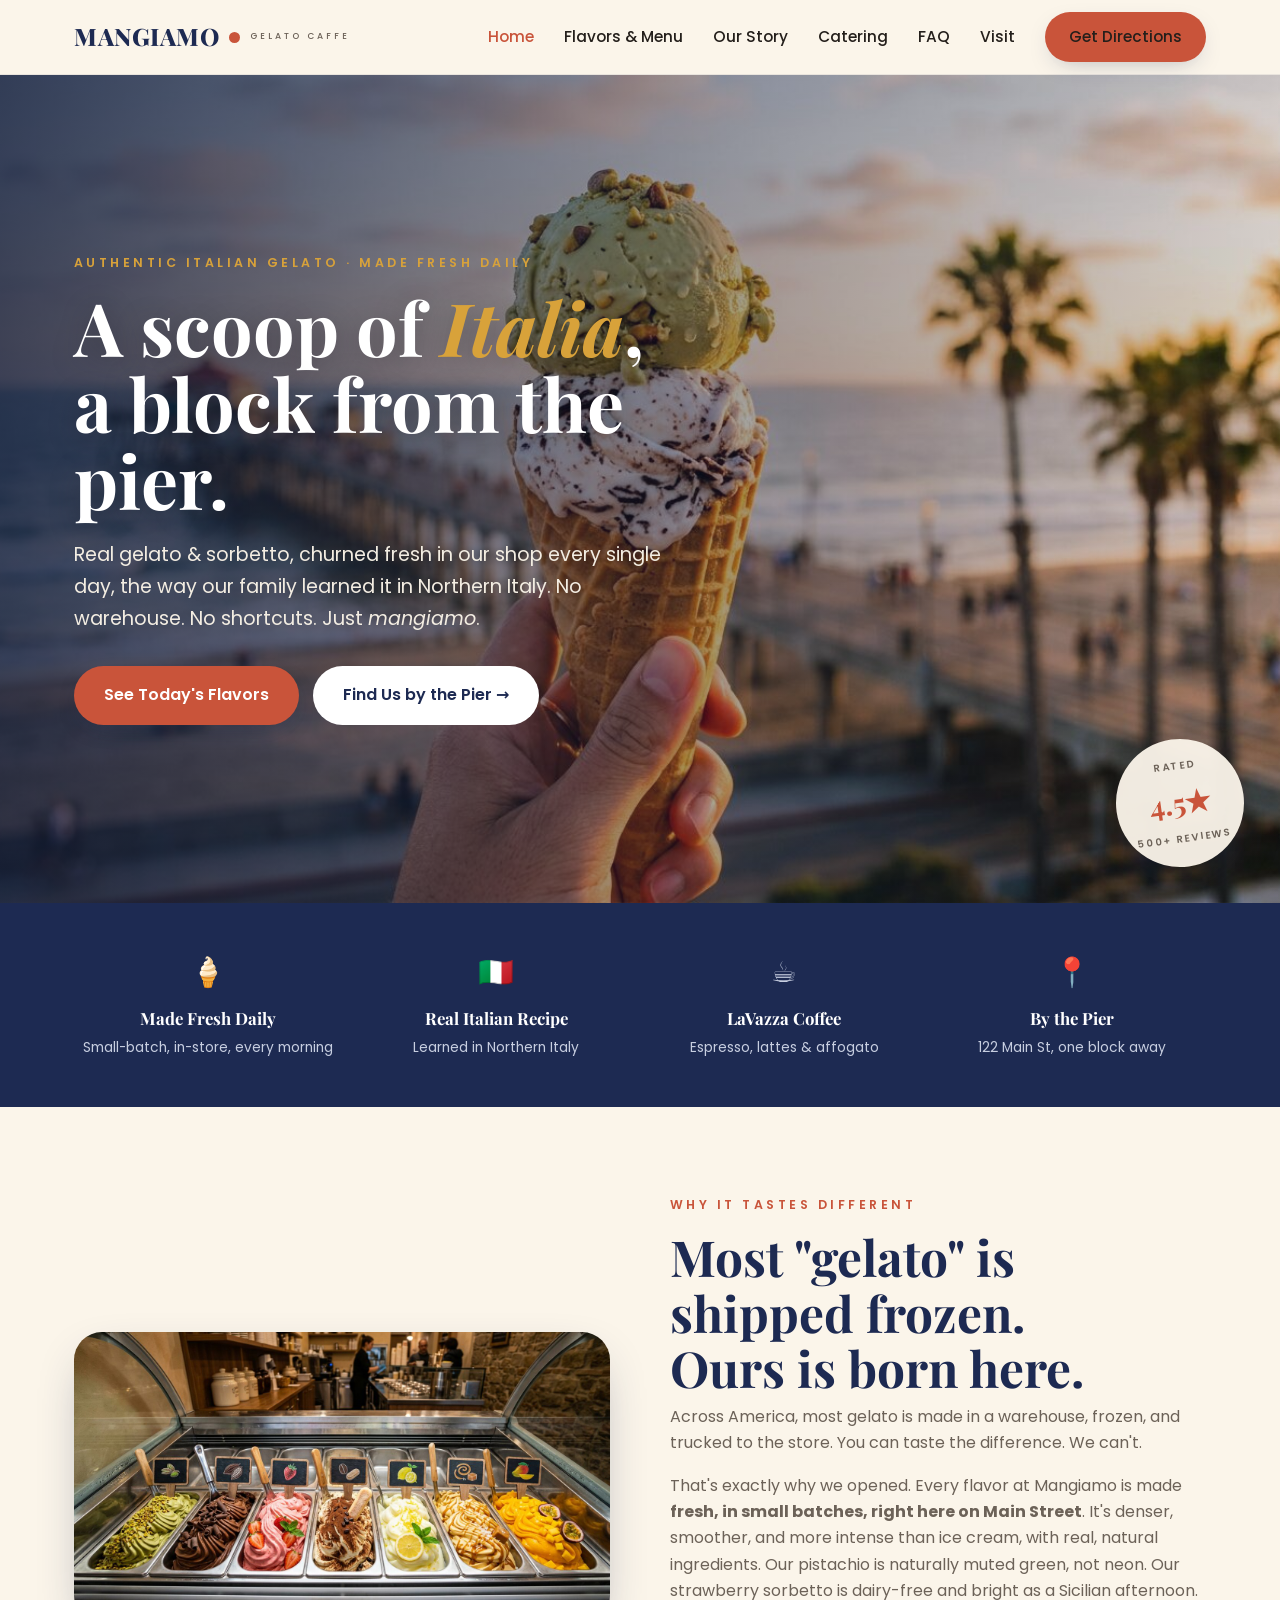
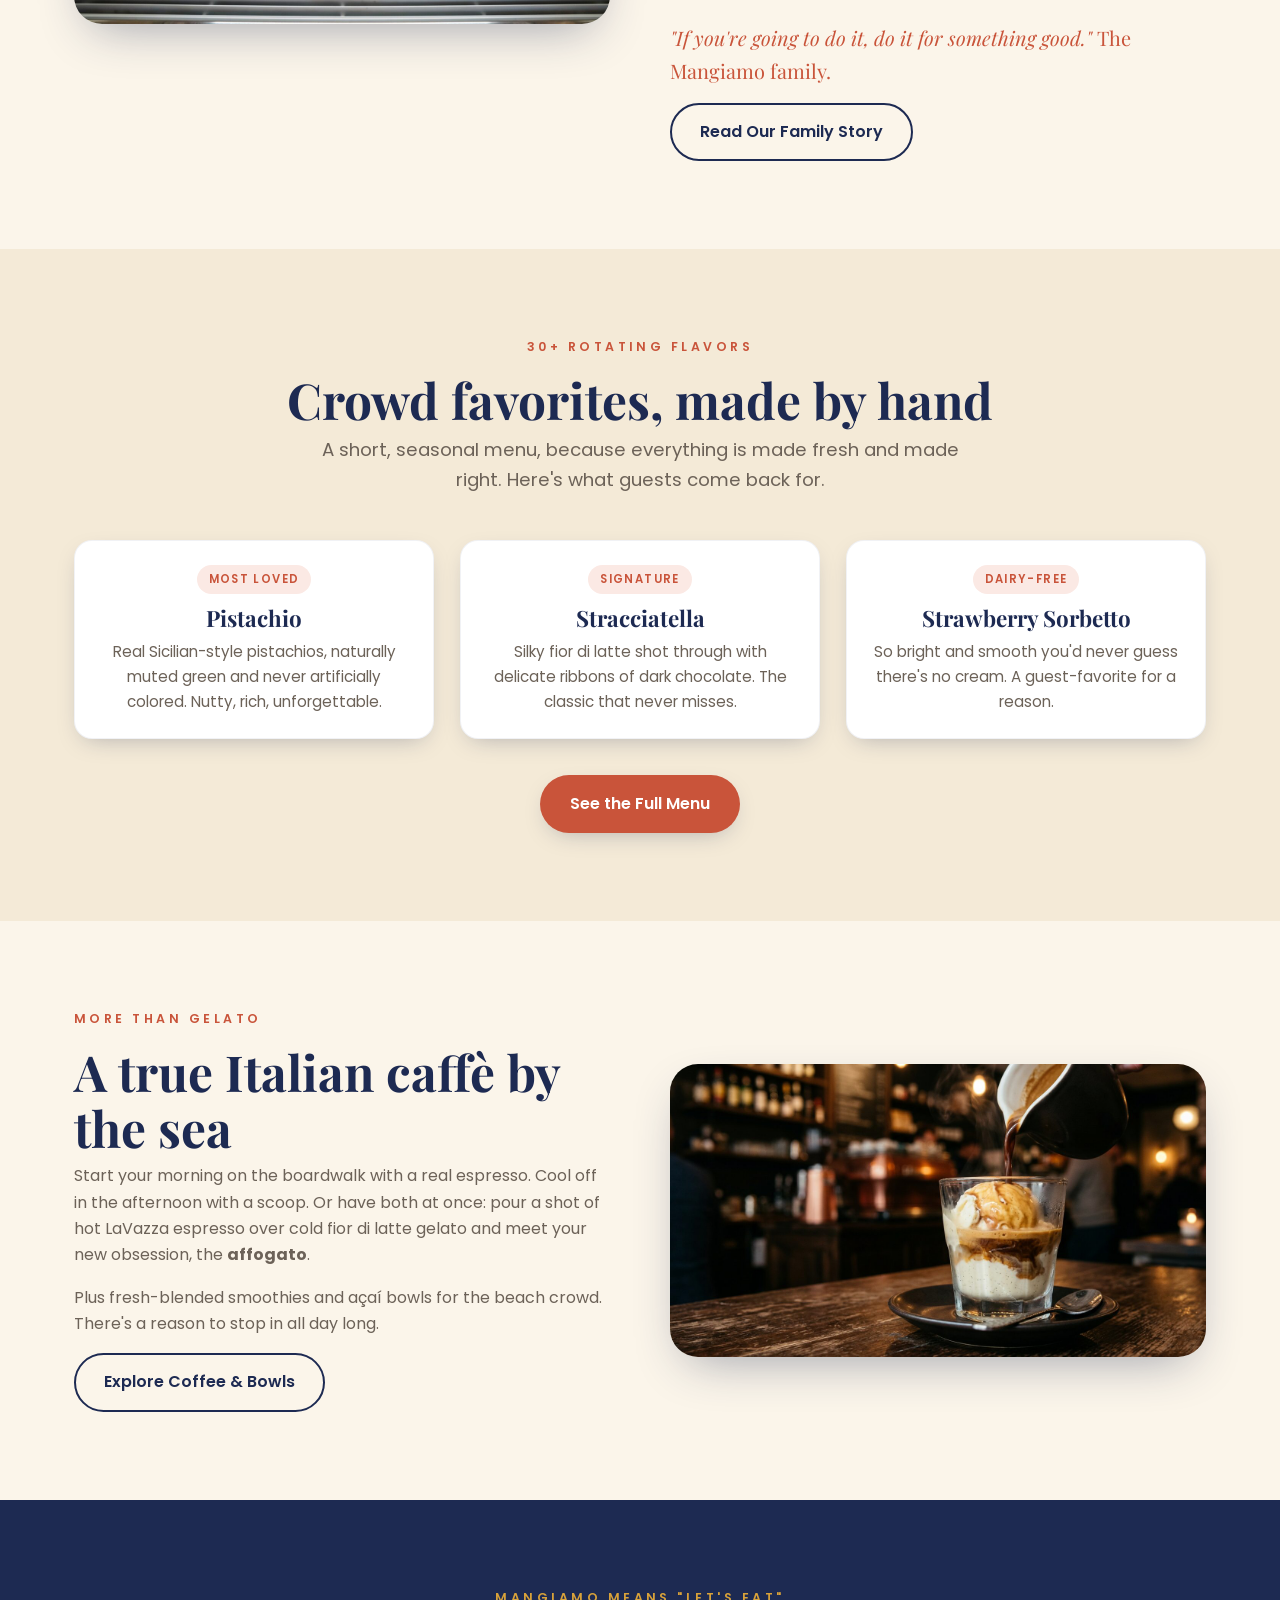
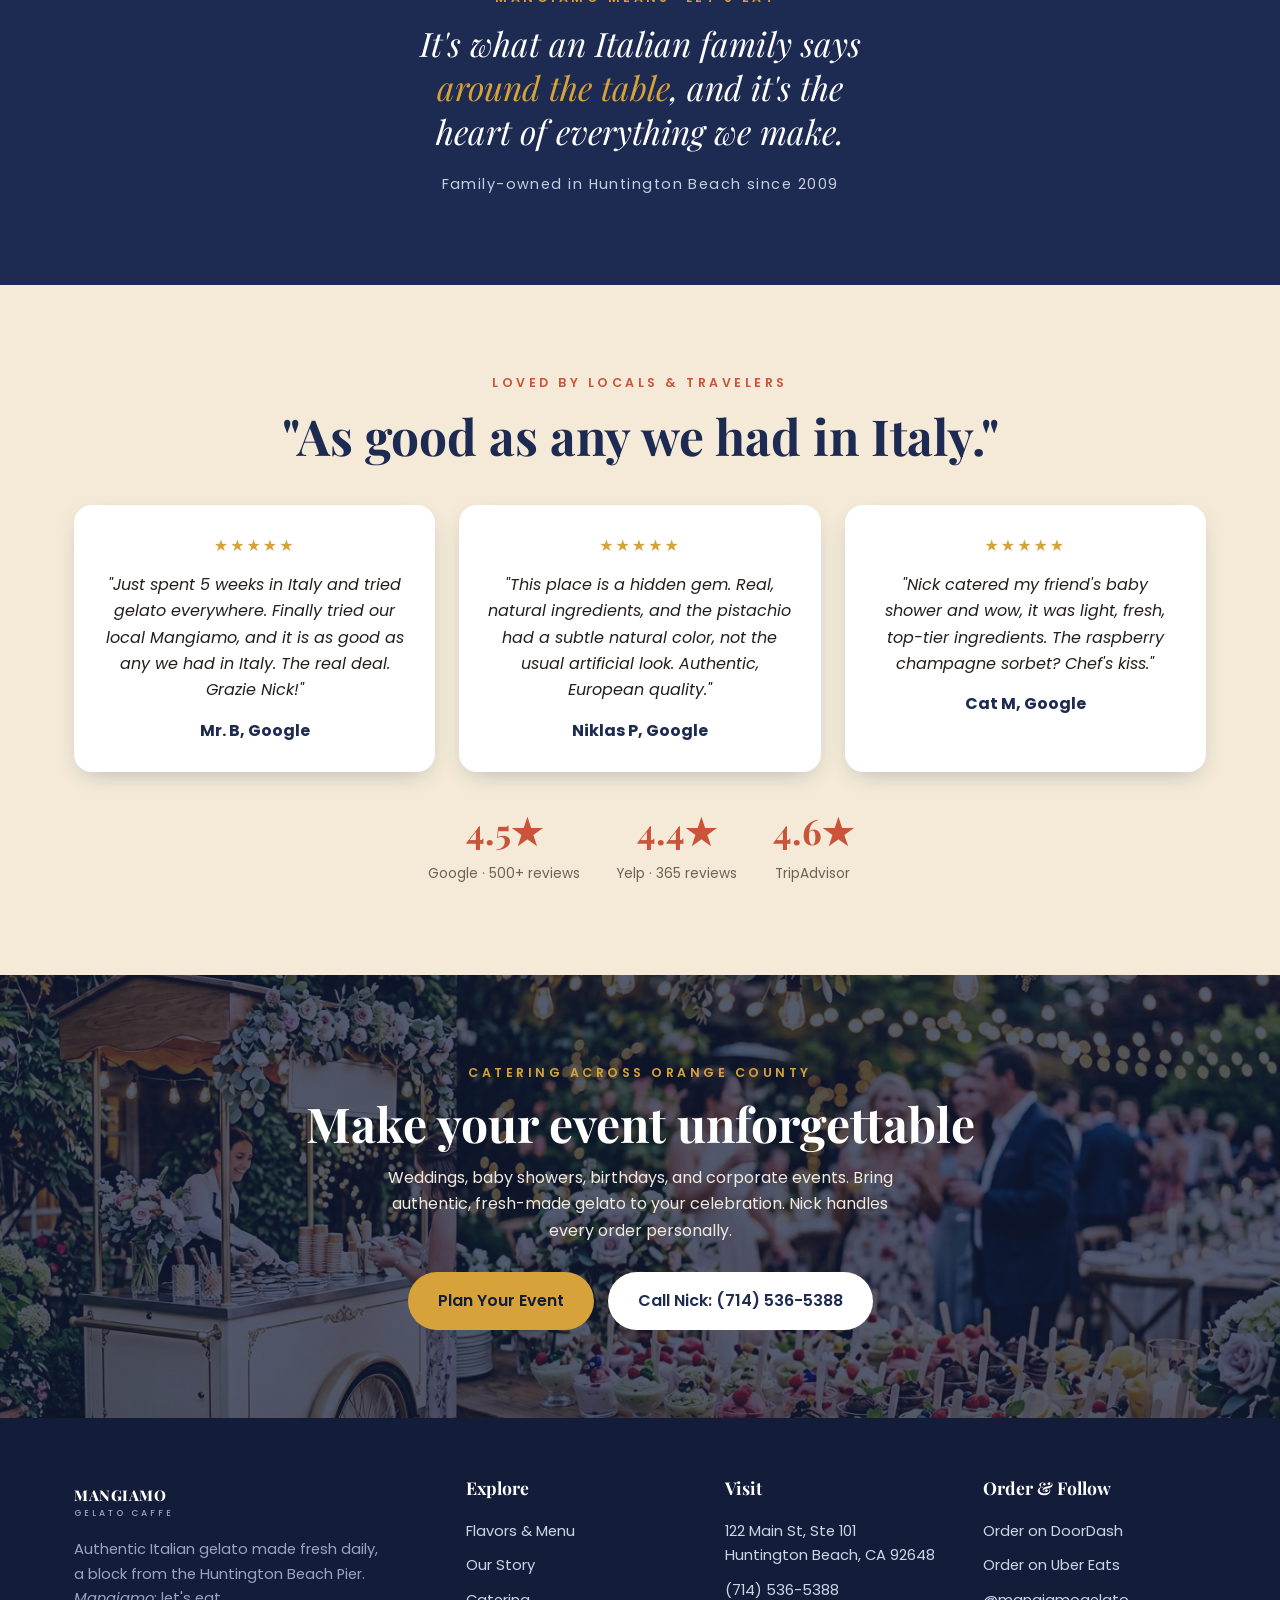
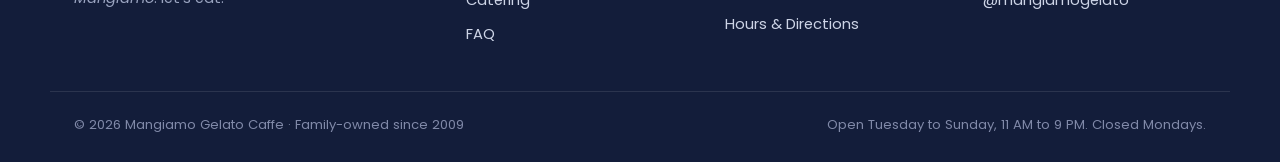
<file: index.html>
<!DOCTYPE html>
<html lang="en">
<head>
<meta charset="UTF-8">
<meta name="viewport" content="width=device-width, initial-scale=1.0">
<title>Mangiamo Gelato Caffe | Authentic Italian Gelato, A Block From the Huntington Beach Pier</title>
<link rel="icon" href="data:image/svg+xml,%3Csvg xmlns=%22http://www.w3.org/2000/svg%22 viewBox=%220 0 100 100%22%3E%3Ctext y=%22.9em%22 font-size=%2290%22%3E%F0%9F%8D%A6%3C/text%3E%3C/svg%3E">
<meta name="description" content="Mangiamo Gelato Caffe serves authentic Italian gelato & sorbetto made fresh in-store daily, plus LaVazza coffee, affogato, and açaí bowls on Main Street, one block from the Huntington Beach Pier. Family-owned since 2009.">
<meta name="keywords" content="gelato Huntington Beach, gelato near pier, Italian gelato Main Street, affogato, sorbetto, gelato catering Orange County">
<meta property="og:title" content="Mangiamo Gelato Caffe: Authentic Italian Gelato in Huntington Beach">
<meta property="og:description" content="Made fresh in-store daily, just like in Italy. A block from the Huntington Beach Pier.">
<meta property="og:type" content="restaurant">
<link rel="preconnect" href="https://fonts.googleapis.com">
<link rel="preconnect" href="https://fonts.gstatic.com" crossorigin>
<link href="https://fonts.googleapis.com/css2?family=Playfair+Display:ital,wght@0,500;0,700;0,800;1,500;1,600&family=Poppins:wght@400;500;600&display=swap" rel="stylesheet">
<link rel="stylesheet" href="css/style.css">
<script type="application/ld+json">
{
  "@context":"https://schema.org",
  "@type":"IceCreamShop",
  "name":"Mangiamo Gelato Caffe",
  "image":"assets/hero-gelato.jpg",
  "servesCuisine":["Gelato","Italian","Coffee"],
  "priceRange":"$$",
  "telephone":"+1-714-536-5388",
  "address":{"@type":"PostalAddress","streetAddress":"122 Main St","addressLocality":"Huntington Beach","addressRegion":"CA","postalCode":"92648","addressCountry":"US"},
  "geo":{"@type":"GeoCoordinates","latitude":33.65763,"longitude":-118.00101},
  "url":"https://www.mangiamo-gelato.com/",
  "sameAs":["https://instagram.com/mangiamogelato"],
  "openingHours":"Tu-Su 11:00-21:00",
  "aggregateRating":{"@type":"AggregateRating","ratingValue":"4.5","reviewCount":"507"}
}
</script>
</head>
<body>

<!-- NAV -->
<header class="nav">
  <div class="container nav__inner">
    <a href="index.html" class="brand">MANGIAMO<span class="dot"></span>
      <small>Gelato Caffe</small></a>
    <nav class="nav__links">
      <a href="index.html" class="active">Home</a>
      <a href="flavors.html">Flavors &amp; Menu</a>
      <a href="story.html">Our Story</a>
      <a href="catering.html">Catering</a>
      <a href="faq.html">FAQ</a>
      <a href="visit.html">Visit</a>
      <a href="visit.html" class="btn btn--primary nav__cta">Get Directions</a>
    </nav>
    <button class="nav__toggle" aria-label="Menu"><span></span><span></span><span></span></button>
  </div>
</header>

<!-- HERO -->
<section class="hero">
  <div class="hero__bg"><img src="assets/hero-gelato.jpg" alt="Artisan Italian gelato cone held up against the Huntington Beach Pier at golden hour"></div>
  <div class="container">
    <div class="hero__content">
      <span class="eyebrow">Authentic Italian Gelato · Made Fresh Daily</span>
      <h1>A scoop of <em>Italia</em>,<br>a block from the pier.</h1>
      <p>Real gelato &amp; sorbetto, churned fresh in our shop every single day, the way our family learned it in Northern Italy. No warehouse. No shortcuts. Just <em>mangiamo</em>.</p>
      <div class="hero__actions">
        <a href="flavors.html" class="btn btn--primary">See Today's Flavors</a>
        <a href="visit.html" class="btn btn--light">Find Us by the Pier →</a>
      </div>
    </div>
  </div>
  <div class="hero__badge"><span>Rated</span><b>4.5★</b><span>500+ reviews</span></div>
</section>

<!-- VALUE STRIP -->
<section class="valuestrip">
  <div class="container">
    <div class="vp"><span class="ico">🍦</span><b>Made Fresh Daily</b><span>Small-batch, in-store, every morning</span></div>
    <div class="vp"><span class="ico">🇮🇹</span><b>Real Italian Recipe</b><span>Learned in Northern Italy</span></div>
    <div class="vp"><span class="ico">☕</span><b>LaVazza Coffee</b><span>Espresso, lattes &amp; affogato</span></div>
    <div class="vp"><span class="ico">📍</span><b>By the Pier</b><span>122 Main St, one block away</span></div>
  </div>
</section>

<!-- WHY MANGIAMO -->
<section class="section">
  <div class="container split">
    <div class="split__media reveal"><img src="assets/gelato-case.jpg" alt="Colorful display case of freshly made artisan gelato flavors"></div>
    <div class="reveal">
      <span class="eyebrow">Why It Tastes Different</span>
      <h2 class="title">Most "gelato" is shipped frozen.<br>Ours is born here.</h2>
      <p>Across America, most gelato is made in a warehouse, frozen, and trucked to the store. You can taste the difference. We can't.</p>
      <p>That's exactly why we opened. Every flavor at Mangiamo is made <strong>fresh, in small batches, right here on Main Street</strong>. It's denser, smoother, and more intense than ice cream, with real, natural ingredients. Our pistachio is naturally muted green, not neon. Our strawberry sorbetto is dairy-free and bright as a Sicilian afternoon.</p>
      <p class="signature">"If you're going to do it, do it for something good." <span style="font-style:normal">The Mangiamo family.</span></p>
      <a href="story.html" class="btn btn--ghost">Read Our Family Story</a>
    </div>
  </div>
</section>

<!-- FLAVORS TEASER -->
<section class="section bg-cream2">
  <div class="container center">
    <span class="eyebrow">30+ Rotating Flavors</span>
    <h2 class="title">Crowd favorites, made by hand</h2>
    <p class="lead">A short, seasonal menu, because everything is made fresh and made right. Here's what guests come back for.</p>
    <div class="grid-cards">
      <div class="card reveal">
        <div class="card__body">
          <span class="pill">Most Loved</span>
          <h3>Pistachio</h3>
          <p>Real Sicilian-style pistachios, naturally muted green and never artificially colored. Nutty, rich, unforgettable.</p>
        </div>
      </div>
      <div class="card reveal">
        <div class="card__body">
          <span class="pill">Signature</span>
          <h3>Stracciatella</h3>
          <p>Silky fior di latte shot through with delicate ribbons of dark chocolate. The classic that never misses.</p>
        </div>
      </div>
      <div class="card reveal">
        <div class="card__body">
          <span class="pill">Dairy-Free</span>
          <h3>Strawberry Sorbetto</h3>
          <p>So bright and smooth you'd never guess there's no cream. A guest-favorite for a reason.</p>
        </div>
      </div>
    </div>
    <div style="margin-top:36px">
      <a href="flavors.html" class="btn btn--primary">See the Full Menu</a>
    </div>
  </div>
</section>

<!-- AFFOGATO / COFFEE -->
<section class="section">
  <div class="container split">
    <div class="reveal">
      <span class="eyebrow">More Than Gelato</span>
      <h2 class="title">A true Italian caffè by the sea</h2>
      <p>Start your morning on the boardwalk with a real espresso. Cool off in the afternoon with a scoop. Or have both at once: pour a shot of hot LaVazza espresso over cold fior di latte gelato and meet your new obsession, the <strong>affogato</strong>.</p>
      <p>Plus fresh-blended smoothies and açaí bowls for the beach crowd. There's a reason to stop in all day long.</p>
      <a href="flavors.html" class="btn btn--ghost">Explore Coffee &amp; Bowls</a>
    </div>
    <div class="split__media reveal"><img src="assets/affogato.jpg" alt="Affogato, espresso poured over gelato in a glass"></div>
  </div>
</section>

<!-- STORY BAND -->
<section class="section band">
  <div class="container">
    <span class="eyebrow" style="color:var(--gold)">Mangiamo means "Let's eat"</span>
    <p class="quote">It's what an Italian family says <span>around the table</span>, and it's the heart of everything we make.</p>
    <cite>Family-owned in Huntington Beach since 2009</cite>
  </div>
</section>

<!-- REVIEWS -->
<section class="section bg-cream2">
  <div class="container center">
    <span class="eyebrow">Loved by Locals &amp; Travelers</span>
    <h2 class="title">"As good as any we had in Italy."</h2>
    <div class="reviews">
      <div class="review reveal">
        <div class="stars">★★★★★</div>
        <p>"Just spent 5 weeks in Italy and tried gelato everywhere. Finally tried our local Mangiamo, and it is as good as any we had in Italy. The real deal. Grazie Nick!"</p>
        <b>Mr. B, Google</b>
      </div>
      <div class="review reveal">
        <div class="stars">★★★★★</div>
        <p>"This place is a hidden gem. Real, natural ingredients, and the pistachio had a subtle natural color, not the usual artificial look. Authentic, European quality."</p>
        <b>Niklas P, Google</b>
      </div>
      <div class="review reveal">
        <div class="stars">★★★★★</div>
        <p>"Nick catered my friend's baby shower and wow, it was light, fresh, top-tier ingredients. The raspberry champagne sorbet? Chef's kiss."</p>
        <b>Cat M, Google</b>
      </div>
    </div>
    <div class="rating-summary">
      <div><b>4.5★</b><span>Google · 500+ reviews</span></div>
      <div><b>4.4★</b><span>Yelp · 365 reviews</span></div>
      <div><b>4.6★</b><span>TripAdvisor</span></div>
    </div>
  </div>
</section>

<!-- CATERING CTA -->
<section class="section cta-banner">
  <div class="cta-banner__bg"><img src="assets/catering.jpg" alt="Italian gelato catering spread at a celebration"></div>
  <div class="container">
    <span class="eyebrow" style="color:var(--gold)">Catering Across Orange County</span>
    <h2>Make your event unforgettable</h2>
    <p>Weddings, baby showers, birthdays, and corporate events. Bring authentic, fresh-made gelato to your celebration. Nick handles every order personally.</p>
    <div class="hero__actions">
      <a href="catering.html" class="btn btn--gold">Plan Your Event</a>
      <a href="tel:+17145365388" class="btn btn--light">Call Nick: (714) 536-5388</a>
    </div>
  </div>
</section>

<!-- FOOTER -->
<footer class="footer">
  <div class="container footer__grid">
    <div>
      <a href="index.html" class="brand">MANGIAMO<span class="dot"></span><small>Gelato Caffe</small></a>
      <p>Authentic Italian gelato made fresh daily, a block from the Huntington Beach Pier. <em>Mangiamo</em>: let's eat.</p>
    </div>
    <div>
      <h4>Explore</h4>
      <a href="flavors.html">Flavors &amp; Menu</a>
      <a href="story.html">Our Story</a>
      <a href="catering.html">Catering</a>
      <a href="faq.html">FAQ</a>
    </div>
    <div>
      <h4>Visit</h4>
      <a href="https://maps.google.com/?q=Mangiamo+Gelato+Caffe+122+Main+St+Huntington+Beach">122 Main St, Ste 101<br>Huntington Beach, CA 92648</a>
      <a href="tel:+17145365388">(714) 536-5388</a>
      <a href="visit.html">Hours &amp; Directions</a>
    </div>
    <div>
      <h4>Order &amp; Follow</h4>
      <a href="https://www.doordash.com/store/mangiamo-gelato-caffe-huntington-beach-37883809/" target="_blank" rel="noopener">Order on DoorDash</a>
      <a href="https://www.ubereats.com/" target="_blank" rel="noopener">Order on Uber Eats</a>
      <a href="https://instagram.com/mangiamogelato" target="_blank" rel="noopener">@mangiamogelato</a>
    </div>
  </div>
  <div class="container footer__bottom">
    <span>© 2026 Mangiamo Gelato Caffe · Family-owned since 2009</span>
    <span>Open Tuesday to Sunday, 11 AM to 9 PM. Closed Mondays.</span>
  </div>
</footer>

<script src="js/main.js"></script>
</body>
</html>
</file>
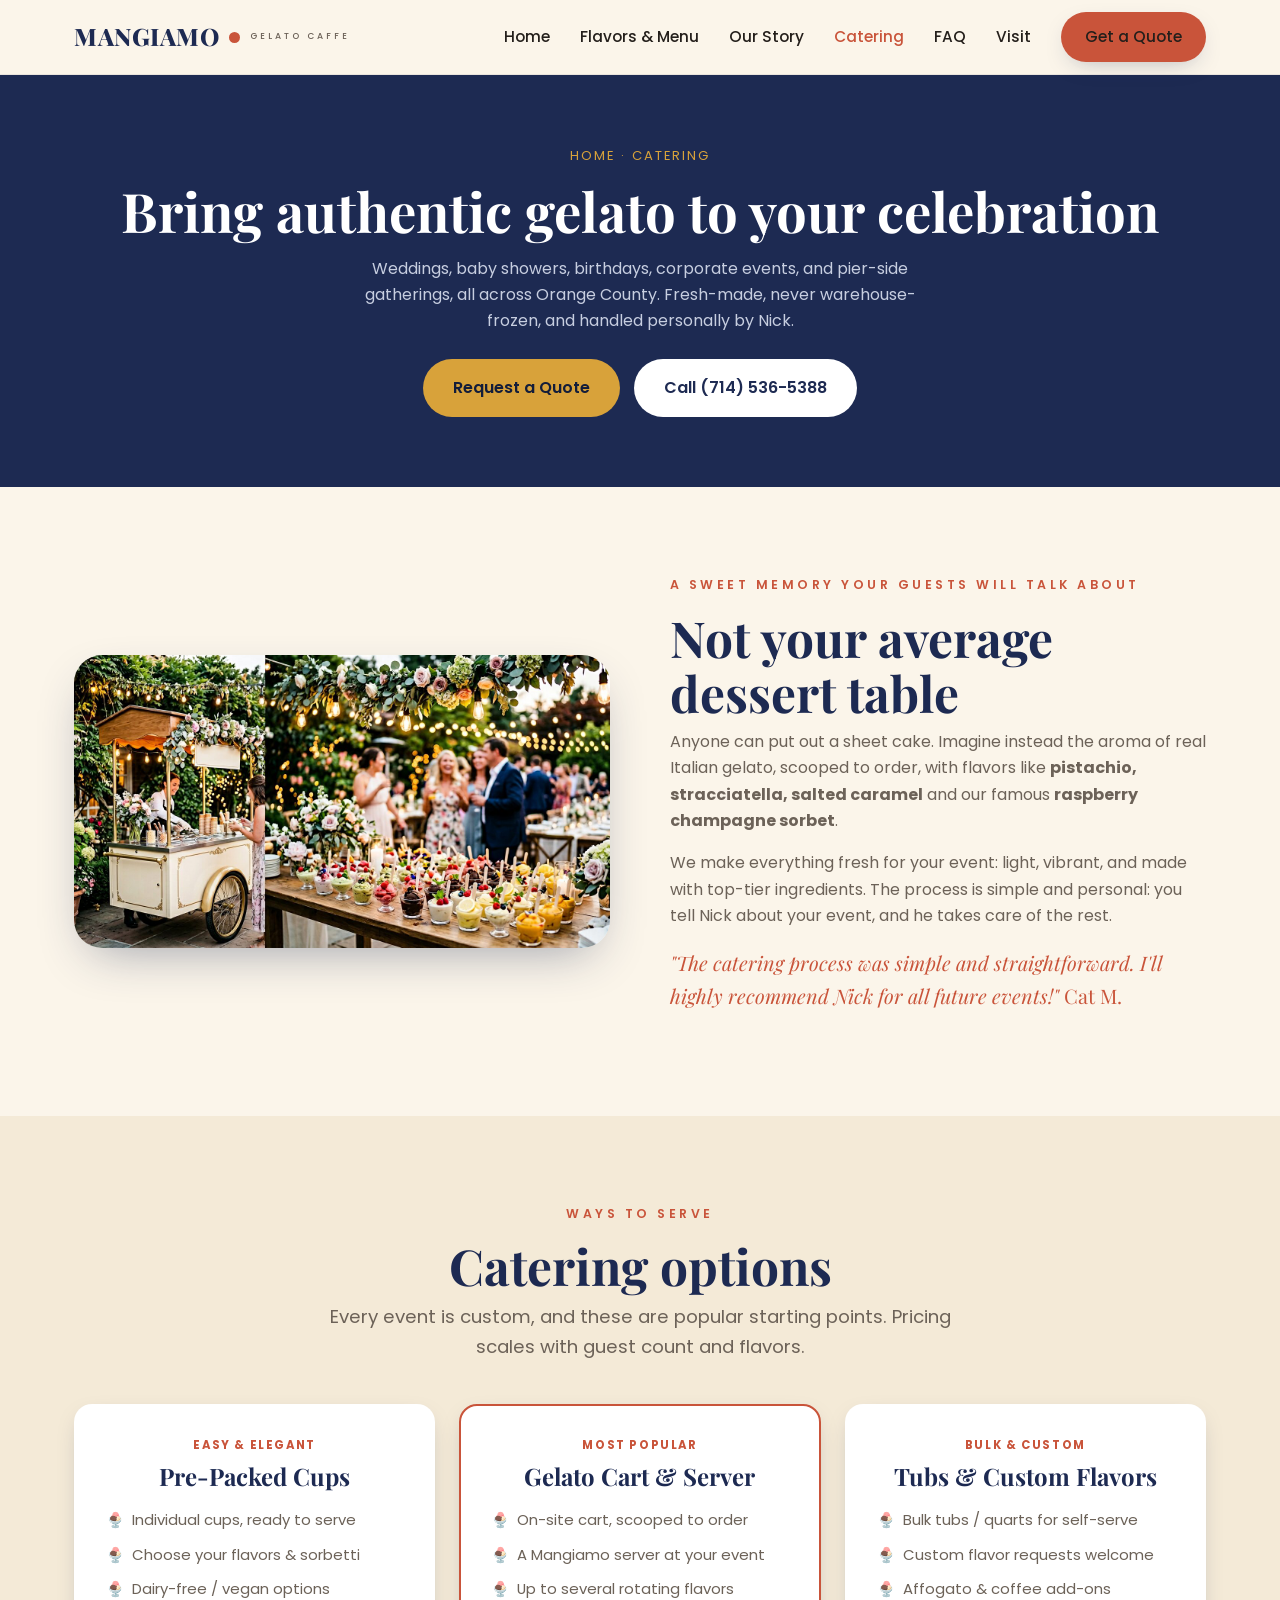
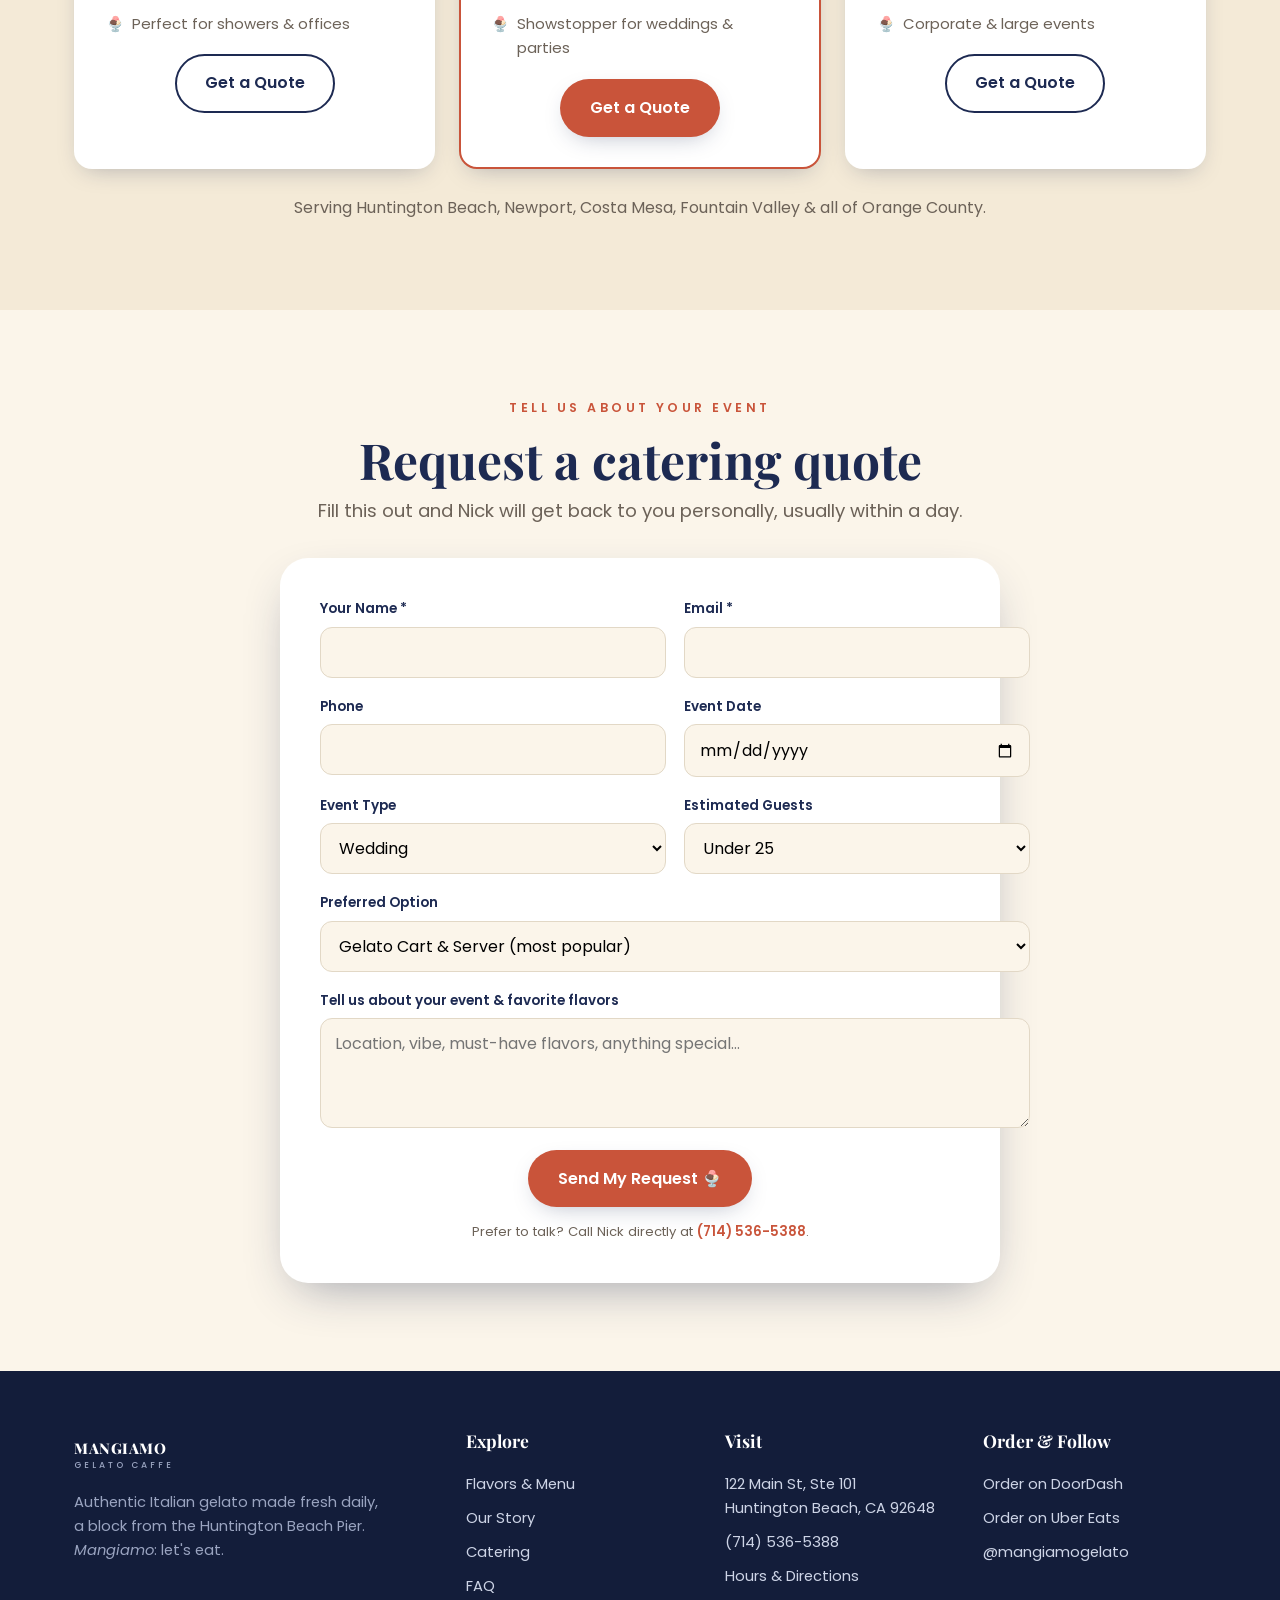
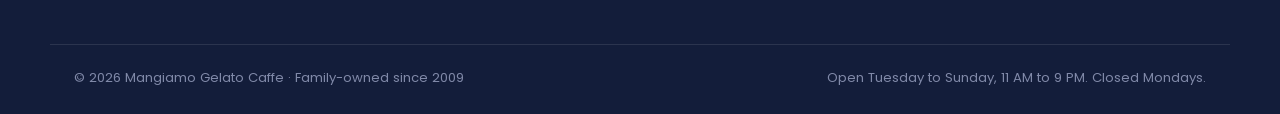
<file: catering.html>
<!DOCTYPE html>
<html lang="en">
<head>
<meta charset="UTF-8">
<meta name="viewport" content="width=device-width, initial-scale=1.0">
<title>Gelato Catering in Orange County | Mangiamo Gelato Caffe</title>
<link rel="icon" href="data:image/svg+xml,%3Csvg xmlns=%22http://www.w3.org/2000/svg%22 viewBox=%220 0 100 100%22%3E%3Ctext y=%22.9em%22 font-size=%2290%22%3E%F0%9F%8D%A6%3C/text%3E%3C/svg%3E">
<meta name="description" content="Authentic Italian gelato catering for weddings, baby showers, birthdays & corporate events across Orange County. Gelato carts, packaged cups & sorbetto. Request a quote, and Nick handles every order personally.">
<link rel="preconnect" href="https://fonts.googleapis.com">
<link rel="preconnect" href="https://fonts.gstatic.com" crossorigin>
<link href="https://fonts.googleapis.com/css2?family=Playfair+Display:ital,wght@0,500;0,700;0,800;1,500;1,600&family=Poppins:wght@400;500;600&display=swap" rel="stylesheet">
<link rel="stylesheet" href="css/style.css">
</head>
<body>

<header class="nav">
  <div class="container nav__inner">
    <a href="index.html" class="brand">MANGIAMO<span class="dot"></span><small>Gelato Caffe</small></a>
    <nav class="nav__links">
      <a href="index.html">Home</a>
      <a href="flavors.html">Flavors &amp; Menu</a>
      <a href="story.html">Our Story</a>
      <a href="catering.html" class="active">Catering</a>
      <a href="faq.html">FAQ</a>
      <a href="visit.html">Visit</a>
      <a href="#quote" class="btn btn--primary nav__cta">Get a Quote</a>
    </nav>
    <button class="nav__toggle" aria-label="Menu"><span></span><span></span><span></span></button>
  </div>
</header>

<section class="pagehero" style="padding-bottom:70px">
  <div class="container">
    <div class="crumbs">Home · Catering</div>
    <h1>Bring authentic gelato to your celebration</h1>
    <p>Weddings, baby showers, birthdays, corporate events, and pier-side gatherings, all across Orange County. Fresh-made, never warehouse-frozen, and handled personally by Nick.</p>
    <div class="hero__actions" style="justify-content:center;margin-top:24px">
      <a href="#quote" class="btn btn--gold">Request a Quote</a>
      <a href="tel:+17145365388" class="btn btn--light">Call (714) 536-5388</a>
    </div>
  </div>
</section>

<!-- INTRO SPLIT -->
<section class="section">
  <div class="container split">
    <div class="split__media reveal"><img src="assets/catering.jpg" alt="Gelato catering spread at an event"></div>
    <div class="reveal">
      <span class="eyebrow">A Sweet Memory Your Guests Will Talk About</span>
      <h2 class="title">Not your average dessert table</h2>
      <p>Anyone can put out a sheet cake. Imagine instead the aroma of real Italian gelato, scooped to order, with flavors like <strong>pistachio, stracciatella, salted caramel</strong> and our famous <strong>raspberry champagne sorbet</strong>.</p>
      <p>We make everything fresh for your event: light, vibrant, and made with top-tier ingredients. The process is simple and personal: you tell Nick about your event, and he takes care of the rest.</p>
      <p class="signature">"The catering process was simple and straightforward. I'll highly recommend Nick for all future events!" <span style="font-style:normal">Cat M.</span></p>
    </div>
  </div>
</section>

<!-- PACKAGES -->
<section class="section bg-cream2">
  <div class="container center">
    <span class="eyebrow">Ways to Serve</span>
    <h2 class="title">Catering options</h2>
    <p class="lead">Every event is custom, and these are popular starting points. Pricing scales with guest count and flavors.</p>
    <div class="packages">
      <div class="pkg reveal">
        <div class="pkg__tag">Easy &amp; Elegant</div>
        <h3>Pre-Packed Cups</h3>
        <ul>
          <li>Individual cups, ready to serve</li>
          <li>Choose your flavors &amp; sorbetti</li>
          <li>Dairy-free / vegan options</li>
          <li>Perfect for showers &amp; offices</li>
        </ul>
        <a href="#quote" class="btn btn--ghost">Get a Quote</a>
      </div>
      <div class="pkg feature reveal">
        <div class="pkg__tag">Most Popular</div>
        <h3>Gelato Cart &amp; Server</h3>
        <ul>
          <li>On-site cart, scooped to order</li>
          <li>A Mangiamo server at your event</li>
          <li>Up to several rotating flavors</li>
          <li>Showstopper for weddings &amp; parties</li>
        </ul>
        <a href="#quote" class="btn btn--primary">Get a Quote</a>
      </div>
      <div class="pkg reveal">
        <div class="pkg__tag">Bulk &amp; Custom</div>
        <h3>Tubs &amp; Custom Flavors</h3>
        <ul>
          <li>Bulk tubs / quarts for self-serve</li>
          <li>Custom flavor requests welcome</li>
          <li>Affogato &amp; coffee add-ons</li>
          <li>Corporate &amp; large events</li>
        </ul>
        <a href="#quote" class="btn btn--ghost">Get a Quote</a>
      </div>
    </div>
    <p class="center" style="margin-top:26px;color:var(--muted)">Serving Huntington Beach, Newport, Costa Mesa, Fountain Valley &amp; all of Orange County.</p>
  </div>
</section>

<!-- QUOTE FORM -->
<section class="section" id="quote">
  <div class="container">
    <div class="center" style="margin-bottom:32px">
      <span class="eyebrow">Tell Us About Your Event</span>
      <h2 class="title">Request a catering quote</h2>
      <p class="lead">Fill this out and Nick will get back to you personally, usually within a day.</p>
    </div>
    <div class="form-wrap">
      <form id="cateringForm">
        <div class="form-grid">
          <div class="field"><label for="name">Your Name *</label><input id="name" name="name" type="text" required></div>
          <div class="field"><label for="email">Email *</label><input id="email" name="email" type="email" required></div>
          <div class="field"><label for="phone">Phone</label><input id="phone" name="phone" type="tel"></div>
          <div class="field"><label for="date">Event Date</label><input id="date" name="date" type="date"></div>
          <div class="field"><label for="type">Event Type</label>
            <select id="type" name="type">
              <option>Wedding</option><option>Baby Shower</option><option>Birthday</option>
              <option>Corporate Event</option><option>Graduation</option><option>Other Celebration</option>
            </select>
          </div>
          <div class="field"><label for="guests">Estimated Guests</label>
            <select id="guests" name="guests">
              <option>Under 25</option><option>25 to 50</option><option>50 to 100</option><option>100 to 200</option><option>200+</option>
            </select>
          </div>
          <div class="field full"><label for="option">Preferred Option</label>
            <select id="option" name="option">
              <option>Gelato Cart &amp; Server (most popular)</option>
              <option>Pre-Packed Cups</option>
              <option>Bulk Tubs / Custom</option>
              <option>Not sure, help me decide</option>
            </select>
          </div>
          <div class="field full"><label for="message">Tell us about your event &amp; favorite flavors</label>
            <textarea id="message" name="message" placeholder="Location, vibe, must-have flavors, anything special…"></textarea></div>
        </div>
        <div style="text-align:center;margin-top:22px">
          <button type="submit" class="btn btn--primary">Send My Request 🍨</button>
        </div>
        <p class="form-note">Prefer to talk? Call Nick directly at <a href="tel:+17145365388" style="color:var(--terracotta);font-weight:600">(714) 536-5388</a>.</p>
        <div class="form-success" id="formSuccess">🎉 Grazie! Your request has been sent. Nick will reach out personally to plan your event. <em>(Demo form. Connect to email/CRM to go live.)</em></div>
      </form>
    </div>
  </div>
</section>

<footer class="footer">
  <div class="container footer__grid">
    <div>
      <a href="index.html" class="brand">MANGIAMO<span class="dot"></span><small>Gelato Caffe</small></a>
      <p>Authentic Italian gelato made fresh daily, a block from the Huntington Beach Pier. <em>Mangiamo</em>: let's eat.</p>
    </div>
    <div><h4>Explore</h4>
      <a href="flavors.html">Flavors &amp; Menu</a><a href="story.html">Our Story</a>
      <a href="catering.html">Catering</a><a href="faq.html">FAQ</a></div>
    <div><h4>Visit</h4>
      <a href="https://maps.google.com/?q=Mangiamo+Gelato+Caffe+122+Main+St+Huntington+Beach">122 Main St, Ste 101<br>Huntington Beach, CA 92648</a>
      <a href="tel:+17145365388">(714) 536-5388</a><a href="visit.html">Hours &amp; Directions</a></div>
    <div><h4>Order &amp; Follow</h4>
      <a href="https://www.doordash.com/store/mangiamo-gelato-caffe-huntington-beach-37883809/" target="_blank" rel="noopener">Order on DoorDash</a>
      <a href="https://www.ubereats.com/" target="_blank" rel="noopener">Order on Uber Eats</a>
      <a href="https://instagram.com/mangiamogelato" target="_blank" rel="noopener">@mangiamogelato</a></div>
  </div>
  <div class="container footer__bottom">
    <span>© 2026 Mangiamo Gelato Caffe · Family-owned since 2009</span>
    <span>Open Tuesday to Sunday, 11 AM to 9 PM. Closed Mondays.</span>
  </div>
</footer>

<script src="js/main.js"></script>
</body>
</html>
</file>
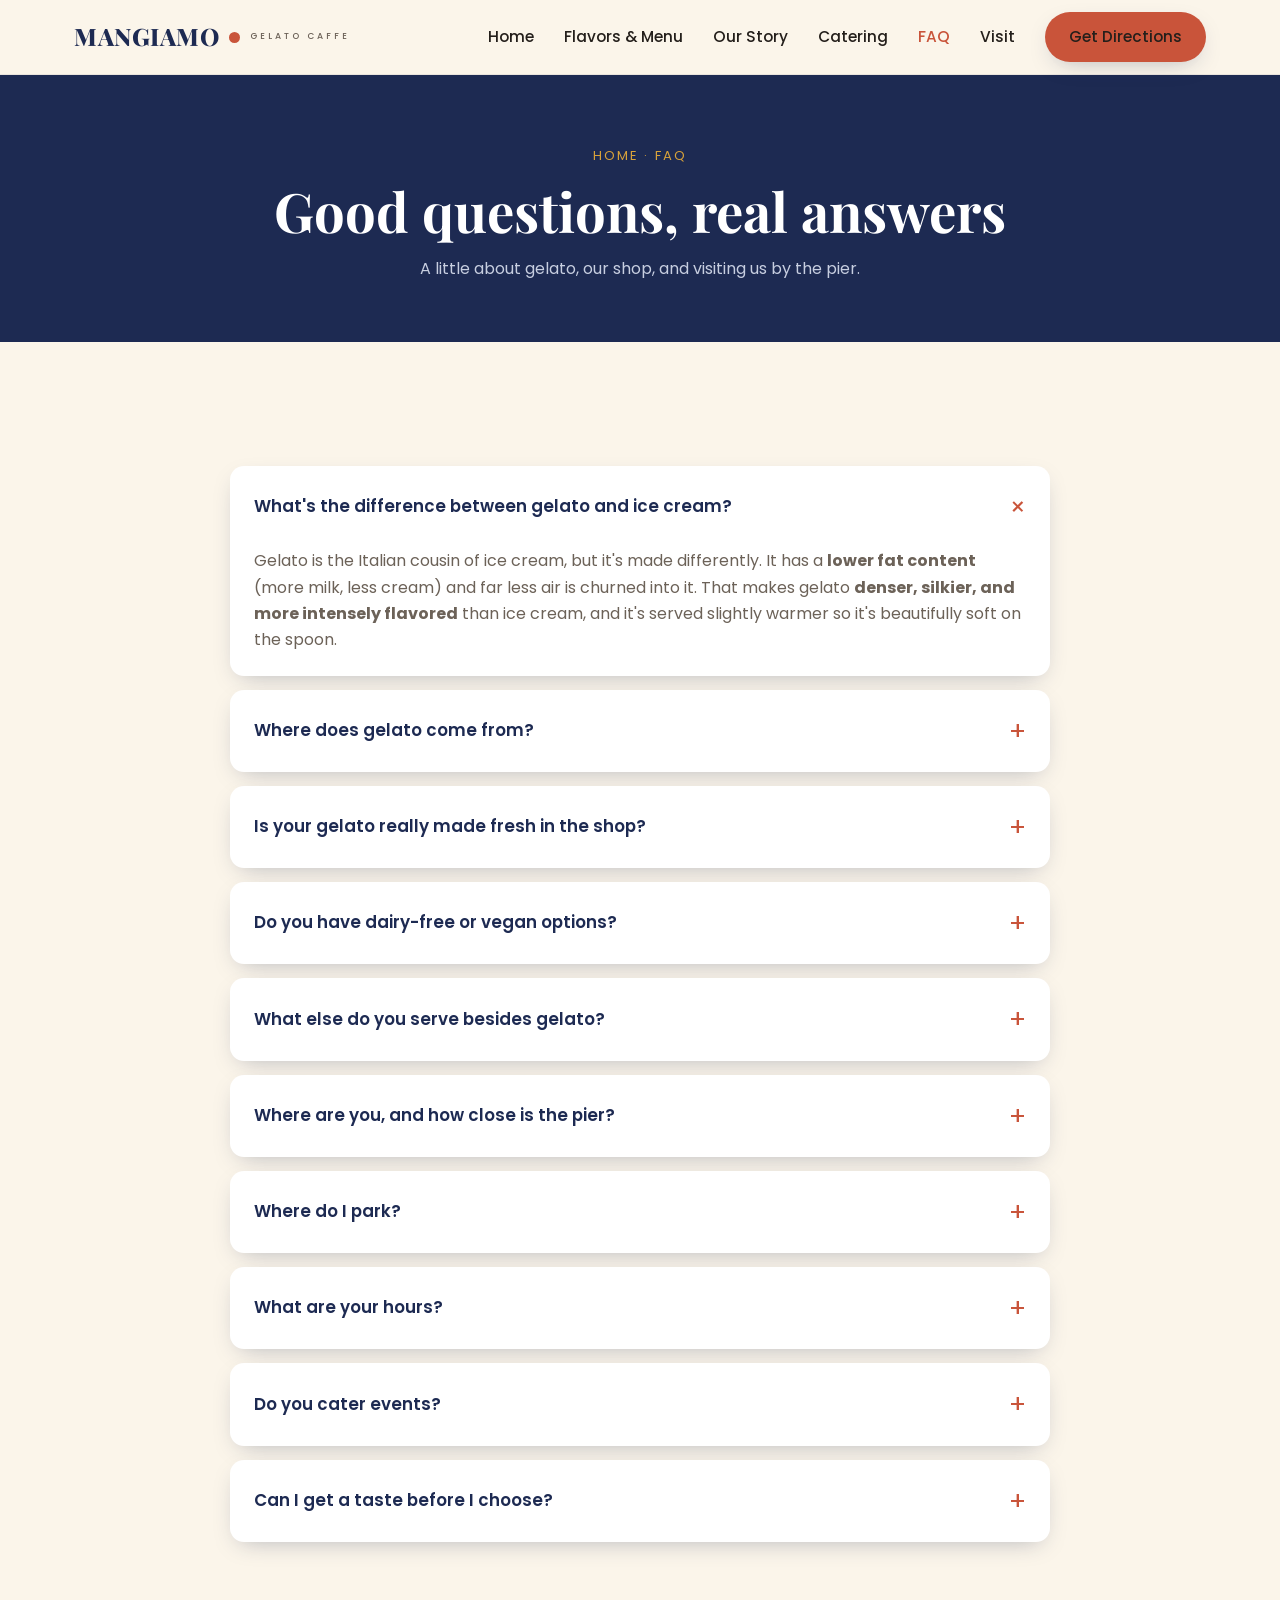
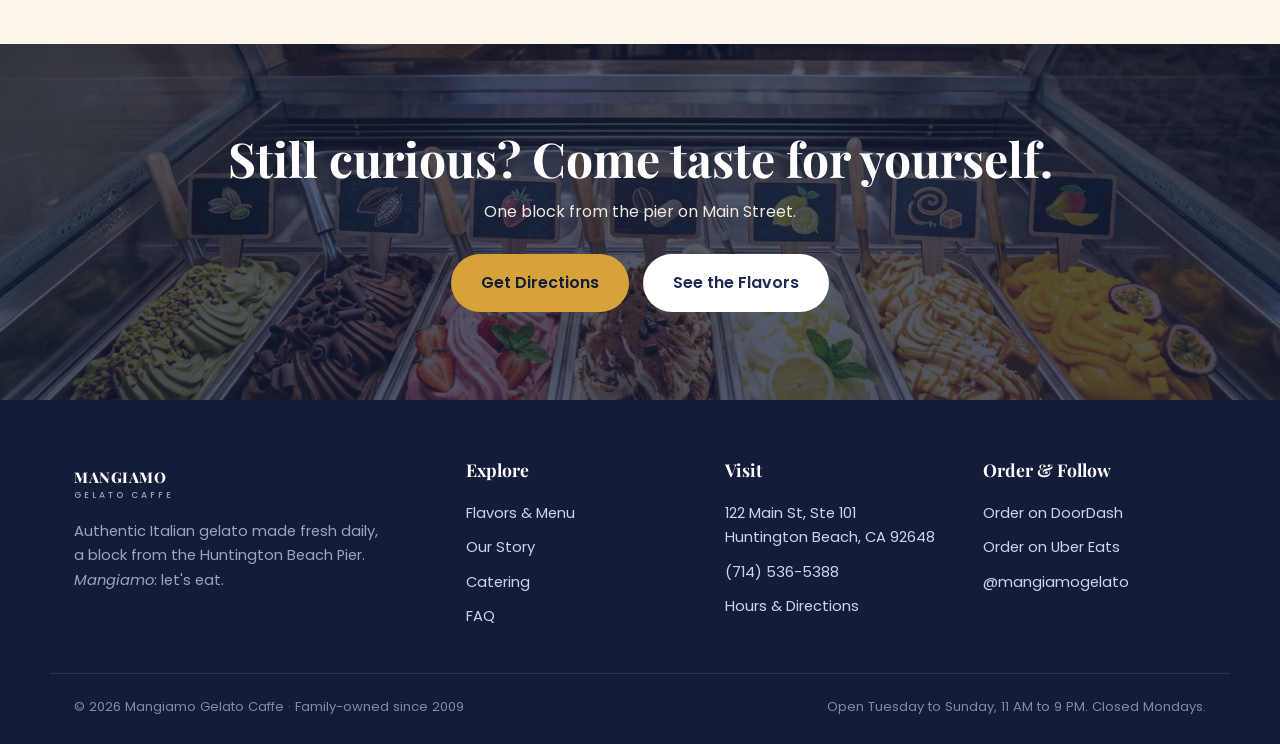
<file: faq.html>
<!DOCTYPE html>
<html lang="en">
<head>
<meta charset="UTF-8">
<meta name="viewport" content="width=device-width, initial-scale=1.0">
<title>FAQ | Mangiamo Gelato Caffe: Gelato vs Ice Cream, Hours &amp; More</title>
<link rel="icon" href="data:image/svg+xml,%3Csvg xmlns=%22http://www.w3.org/2000/svg%22 viewBox=%220 0 100 100%22%3E%3Ctext y=%22.9em%22 font-size=%2290%22%3E%F0%9F%8D%A6%3C/text%3E%3C/svg%3E">
<meta name="description" content="Frequently asked questions about Mangiamo Gelato Caffe: what makes gelato different from ice cream, dairy-free options, hours, parking near the Huntington Beach Pier, and catering.">
<link rel="preconnect" href="https://fonts.googleapis.com">
<link rel="preconnect" href="https://fonts.gstatic.com" crossorigin>
<link href="https://fonts.googleapis.com/css2?family=Playfair+Display:ital,wght@0,500;0,700;0,800;1,500;1,600&family=Poppins:wght@400;500;600&display=swap" rel="stylesheet">
<link rel="stylesheet" href="css/style.css">
<script type="application/ld+json">
{
 "@context":"https://schema.org","@type":"FAQPage","mainEntity":[
 {"@type":"Question","name":"What is the difference between gelato and ice cream?","acceptedAnswer":{"@type":"Answer","text":"Gelato has a lower fat content than ice cream because it uses more milk and less cream, and far less air is churned into it. The result is denser, smoother, and more intense in flavor."}},
 {"@type":"Question","name":"Is your gelato made fresh?","acceptedAnswer":{"@type":"Answer","text":"Yes. Everything is made fresh, in small batches, right in our Main Street shop every day. We never sell warehouse-made, frozen-and-shipped gelato."}},
 {"@type":"Question","name":"Do you have dairy-free or vegan options?","acceptedAnswer":{"@type":"Answer","text":"Yes. Our fruit sorbetti are made with real fruit and no cream, so they are naturally dairy-free and vegan-friendly."}},
 {"@type":"Question","name":"Where are you located?","acceptedAnswer":{"@type":"Answer","text":"122 Main St, Ste 101, Huntington Beach, CA 92648, on Main Street, one block from the Huntington Beach Pier."}}
 ]
}
</script>
</head>
<body>

<header class="nav">
  <div class="container nav__inner">
    <a href="index.html" class="brand">MANGIAMO<span class="dot"></span><small>Gelato Caffe</small></a>
    <nav class="nav__links">
      <a href="index.html">Home</a>
      <a href="flavors.html">Flavors &amp; Menu</a>
      <a href="story.html">Our Story</a>
      <a href="catering.html">Catering</a>
      <a href="faq.html" class="active">FAQ</a>
      <a href="visit.html">Visit</a>
      <a href="visit.html" class="btn btn--primary nav__cta">Get Directions</a>
    </nav>
    <button class="nav__toggle" aria-label="Menu"><span></span><span></span><span></span></button>
  </div>
</header>

<section class="pagehero">
  <div class="container">
    <div class="crumbs">Home · FAQ</div>
    <h1>Good questions, real answers</h1>
    <p>A little about gelato, our shop, and visiting us by the pier.</p>
  </div>
</section>

<section class="section">
  <div class="container">
    <div class="faq">
      <details open>
        <summary>What's the difference between gelato and ice cream?</summary>
        <div class="faq__body">Gelato is the Italian cousin of ice cream, but it's made differently. It has a <strong>lower fat content</strong> (more milk, less cream) and far less air is churned into it. That makes gelato <strong>denser, silkier, and more intensely flavored</strong> than ice cream, and it's served slightly warmer so it's beautifully soft on the spoon.</div>
      </details>
      <details>
        <summary>Where does gelato come from?</summary>
        <div class="faq__body">Gelato is a beloved Italian frozen dessert with roots reaching back to ancient Rome and Egypt, where people mixed snow and ice with fruit, juices and honey. The modern version is credited to Renaissance Florence, where legend says the architect Bernardo Buontalenti created it in the 16th century for a grand feast. We bring that centuries-old tradition to Main Street.</div>
      </details>
      <details>
        <summary>Is your gelato really made fresh in the shop?</summary>
        <div class="faq__body">Yes, and it's the whole reason we exist. Most "gelato" in the U.S. is made in a warehouse, frozen, and shipped to stores. Ours is made <strong>fresh in small batches in our shop, every day</strong>, with real, natural ingredients. (That's why our pistachio is a natural muted green, not neon.)</div>
      </details>
      <details>
        <summary>Do you have dairy-free or vegan options?</summary>
        <div class="faq__body">Absolutely. Our <strong>fruit sorbetti</strong> (strawberry, mango, lemon, raspberry champagne and more) are made with real fruit and no cream, so they're naturally dairy-free and vegan-friendly. Just ask which sorbetti are on today.</div>
      </details>
      <details>
        <summary>What else do you serve besides gelato?</summary>
        <div class="faq__body">We're a true Italian caffè: <strong>LaVazza espresso &amp; coffee drinks</strong> (hot and iced), the signature <strong>affogato</strong> (espresso over gelato), plus <strong>açaí bowls and fresh smoothies</strong>. There's something here all day long.</div>
      </details>
      <details>
        <summary>Where are you, and how close is the pier?</summary>
        <div class="faq__body">We're at <strong>122 Main St, Ste 101, Huntington Beach, CA 92648</strong>, right on Main Street, just <strong>one block from the Huntington Beach Pier</strong>. Walk up Main from the pier and you'll find us on the way. <a href="visit.html" style="color:var(--terracotta);font-weight:600">See directions &amp; map →</a></div>
      </details>
      <details>
        <summary>Where do I park?</summary>
        <div class="faq__body">There's <strong>metered street parking</strong> right out front on Main Street, plus a <strong>public parking garage</strong> around the corner. It's an easy stop whether you're heading to or from the beach.</div>
      </details>
      <details>
        <summary>What are your hours?</summary>
        <div class="faq__body">We're open <strong>Tuesday to Sunday, 11 AM to 9 PM</strong>, and <strong>closed Mondays</strong>. Hours can shift seasonally, so check our <a href="visit.html" style="color:var(--terracotta);font-weight:600">Visit page</a> or call ahead.</div>
      </details>
      <details>
        <summary>Do you cater events?</summary>
        <div class="faq__body">Yes! We cater weddings, baby showers, birthdays and corporate events across Orange County, with gelato carts, pre-packed cups, bulk tubs and custom flavors. <a href="catering.html" style="color:var(--terracotta);font-weight:600">Request a catering quote →</a></div>
      </details>
      <details>
        <summary>Can I get a taste before I choose?</summary>
        <div class="faq__body">Always. We <em>want</em> you to taste before you commit, so just ask. Picking is the hardest (and best) part.</div>
      </details>
    </div>
  </div>
</section>

<section class="section cta-banner">
  <div class="cta-banner__bg"><img src="assets/gelato-case.jpg" alt="Gelato display case"></div>
  <div class="container">
    <h2>Still curious? Come taste for yourself.</h2>
    <p>One block from the pier on Main Street.</p>
    <div class="hero__actions">
      <a href="visit.html" class="btn btn--gold">Get Directions</a>
      <a href="flavors.html" class="btn btn--light">See the Flavors</a>
    </div>
  </div>
</section>

<footer class="footer">
  <div class="container footer__grid">
    <div>
      <a href="index.html" class="brand">MANGIAMO<span class="dot"></span><small>Gelato Caffe</small></a>
      <p>Authentic Italian gelato made fresh daily, a block from the Huntington Beach Pier. <em>Mangiamo</em>: let's eat.</p>
    </div>
    <div><h4>Explore</h4>
      <a href="flavors.html">Flavors &amp; Menu</a><a href="story.html">Our Story</a>
      <a href="catering.html">Catering</a><a href="faq.html">FAQ</a></div>
    <div><h4>Visit</h4>
      <a href="https://maps.google.com/?q=Mangiamo+Gelato+Caffe+122+Main+St+Huntington+Beach">122 Main St, Ste 101<br>Huntington Beach, CA 92648</a>
      <a href="tel:+17145365388">(714) 536-5388</a><a href="visit.html">Hours &amp; Directions</a></div>
    <div><h4>Order &amp; Follow</h4>
      <a href="https://www.doordash.com/store/mangiamo-gelato-caffe-huntington-beach-37883809/" target="_blank" rel="noopener">Order on DoorDash</a>
      <a href="https://www.ubereats.com/" target="_blank" rel="noopener">Order on Uber Eats</a>
      <a href="https://instagram.com/mangiamogelato" target="_blank" rel="noopener">@mangiamogelato</a></div>
  </div>
  <div class="container footer__bottom">
    <span>© 2026 Mangiamo Gelato Caffe · Family-owned since 2009</span>
    <span>Open Tuesday to Sunday, 11 AM to 9 PM. Closed Mondays.</span>
  </div>
</footer>

<script src="js/main.js"></script>
</body>
</html>
</file>
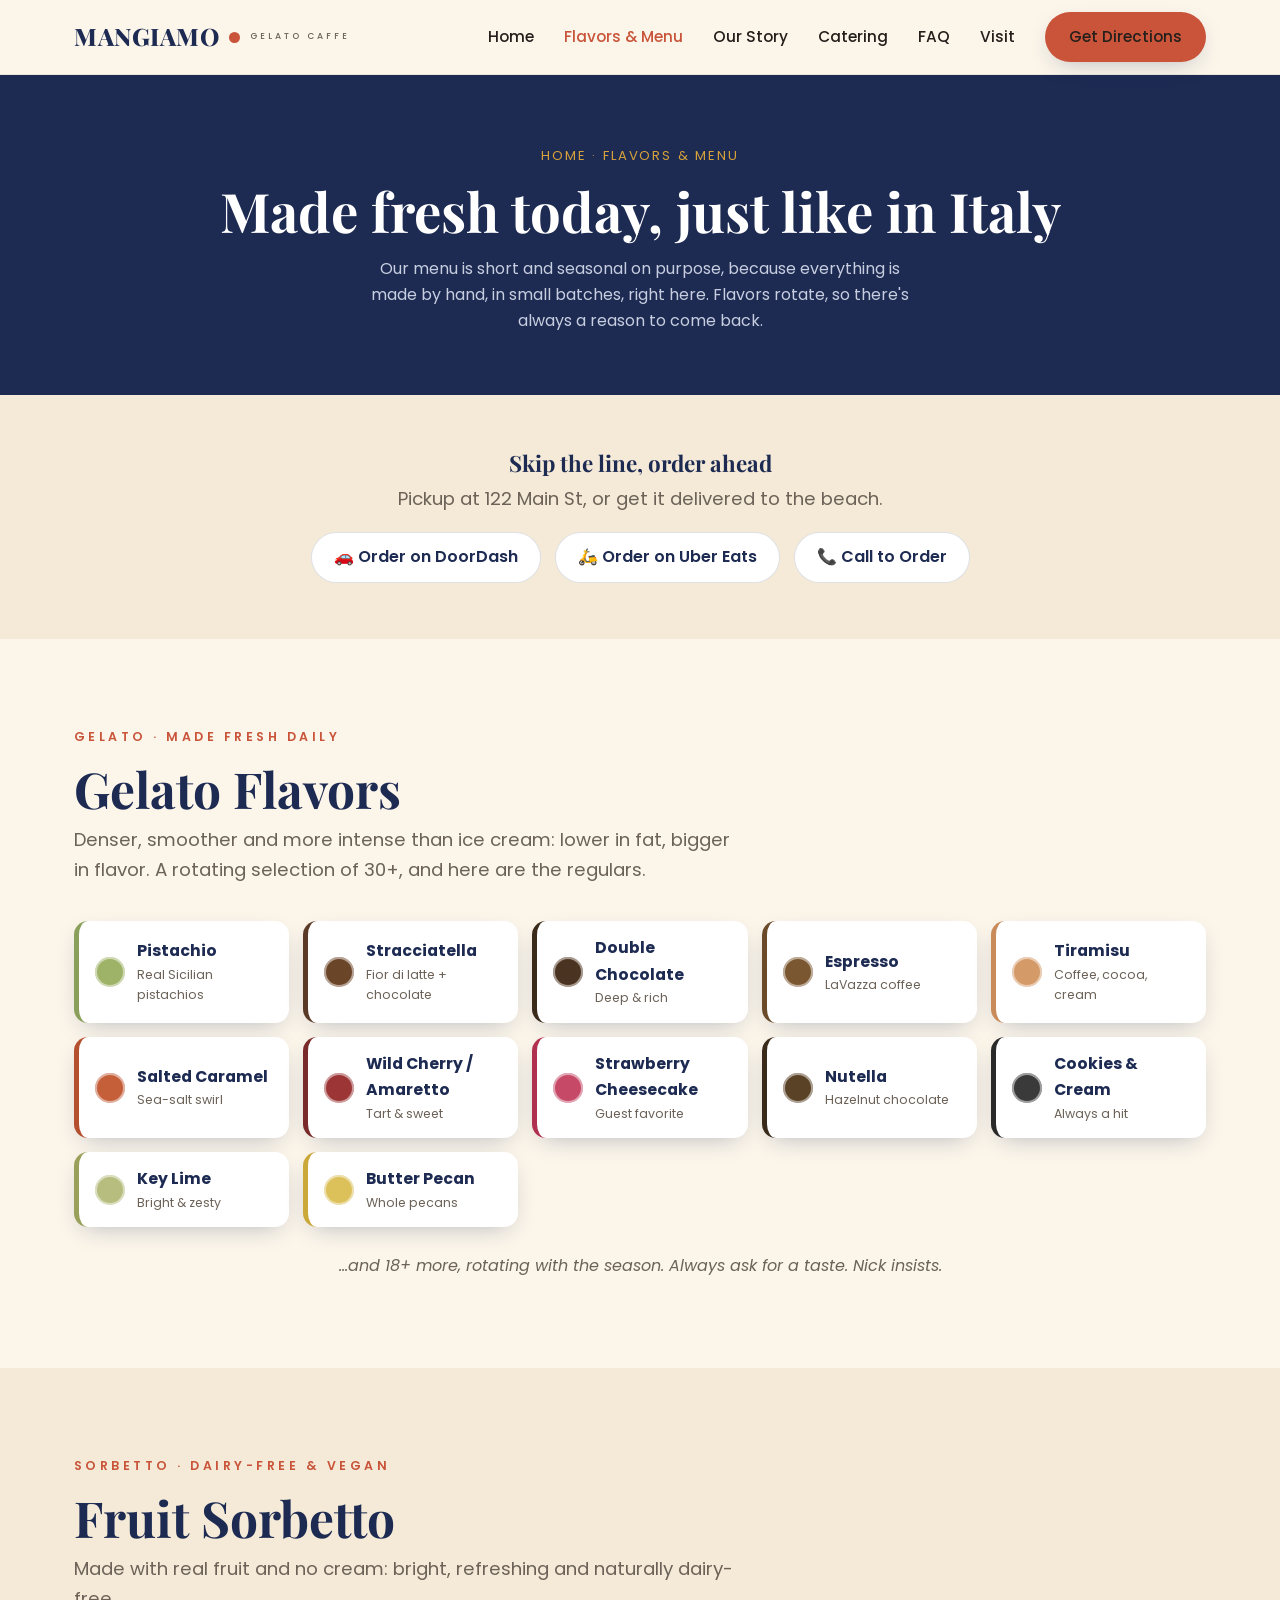
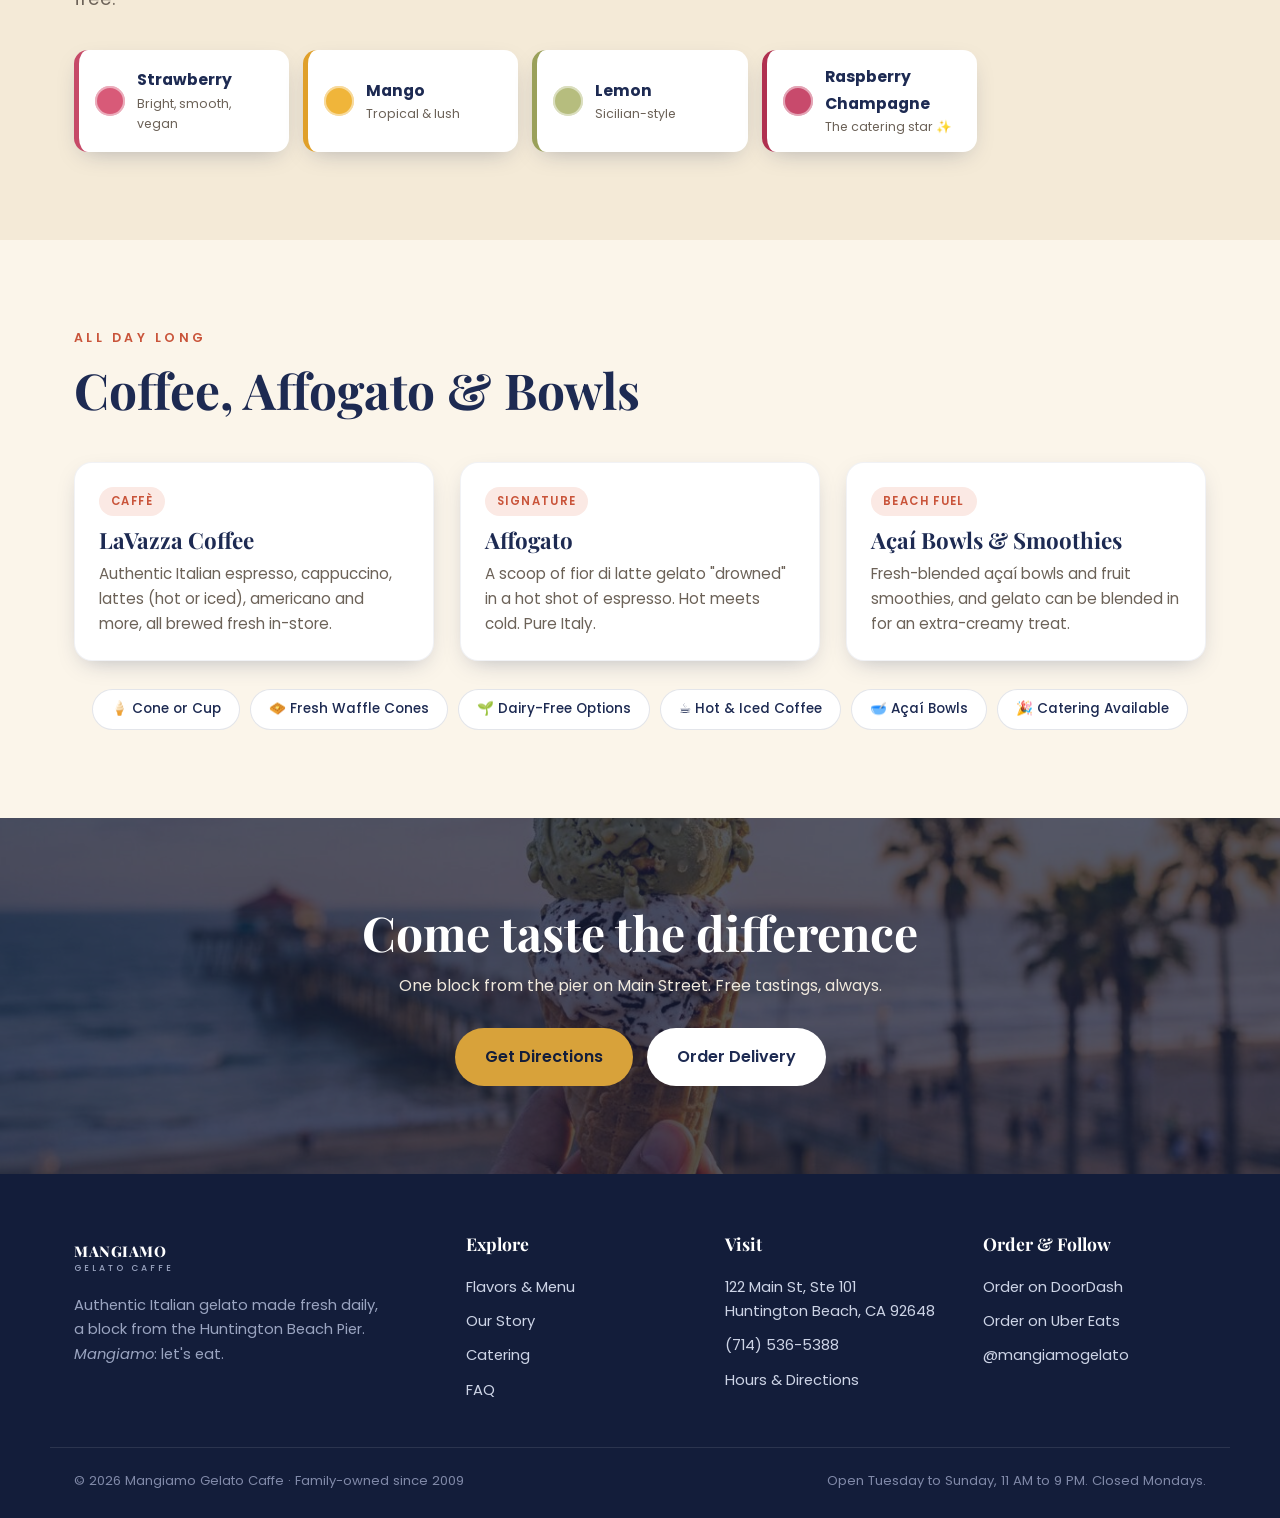
<file: flavors.html>
<!DOCTYPE html>
<html lang="en">
<head>
<meta charset="UTF-8">
<meta name="viewport" content="width=device-width, initial-scale=1.0">
<title>Flavors &amp; Menu | Mangiamo Gelato Caffe, Huntington Beach</title>
<link rel="icon" href="data:image/svg+xml,%3Csvg xmlns=%22http://www.w3.org/2000/svg%22 viewBox=%220 0 100 100%22%3E%3Ctext y=%22.9em%22 font-size=%2290%22%3E%F0%9F%8D%A6%3C/text%3E%3C/svg%3E">
<meta name="description" content="30+ rotating gelato & sorbetto flavors made fresh daily, plus LaVazza coffee, affogato, smoothies & açaí bowls. See the Mangiamo menu and order online for pickup or delivery.">
<link rel="preconnect" href="https://fonts.googleapis.com">
<link rel="preconnect" href="https://fonts.gstatic.com" crossorigin>
<link href="https://fonts.googleapis.com/css2?family=Playfair+Display:ital,wght@0,500;0,700;0,800;1,500;1,600&family=Poppins:wght@400;500;600&display=swap" rel="stylesheet">
<link rel="stylesheet" href="css/style.css">
</head>
<body>

<header class="nav">
  <div class="container nav__inner">
    <a href="index.html" class="brand">MANGIAMO<span class="dot"></span><small>Gelato Caffe</small></a>
    <nav class="nav__links">
      <a href="index.html">Home</a>
      <a href="flavors.html" class="active">Flavors &amp; Menu</a>
      <a href="story.html">Our Story</a>
      <a href="catering.html">Catering</a>
      <a href="faq.html">FAQ</a>
      <a href="visit.html">Visit</a>
      <a href="visit.html" class="btn btn--primary nav__cta">Get Directions</a>
    </nav>
    <button class="nav__toggle" aria-label="Menu"><span></span><span></span><span></span></button>
  </div>
</header>

<section class="pagehero">
  <div class="container">
    <div class="crumbs">Home · Flavors &amp; Menu</div>
    <h1>Made fresh today, just like in Italy</h1>
    <p>Our menu is short and seasonal on purpose, because everything is made by hand, in small batches, right here. Flavors rotate, so there's always a reason to come back.</p>
  </div>
</section>

<!-- order bar -->
<section class="section--tight bg-cream2">
  <div class="container center">
    <h3 style="margin-bottom:8px">Skip the line, order ahead</h3>
    <p class="lead" style="margin-bottom:0">Pickup at 122 Main St, or get it delivered to the beach.</p>
    <div class="delivery-row" style="justify-content:center">
      <a class="delivery-btn" href="https://www.doordash.com/store/mangiamo-gelato-caffe-huntington-beach-37883809/" target="_blank" rel="noopener">🚗 Order on DoorDash</a>
      <a class="delivery-btn" href="https://www.ubereats.com/" target="_blank" rel="noopener">🛵 Order on Uber Eats</a>
      <a class="delivery-btn" href="tel:+17145365388">📞 Call to Order</a>
    </div>
  </div>
</section>

<!-- GELATO -->
<section class="section">
  <div class="container">
    <span class="eyebrow">Gelato · Made Fresh Daily</span>
    <h2 class="title">Gelato Flavors</h2>
    <p class="lead">Denser, smoother and more intense than ice cream: lower in fat, bigger in flavor. A rotating selection of 30+, and here are the regulars.</p>
    <div class="flavorgrid">
      <div class="flavor" style="border-color:#8aa05a"><span class="swatch" style="background:#9fb368"></span><div><b>Pistachio</b><small>Real Sicilian pistachios</small></div></div>
      <div class="flavor" style="border-color:#5a3a26"><span class="swatch" style="background:#6b4528"></span><div><b>Stracciatella</b><small>Fior di latte + chocolate</small></div></div>
      <div class="flavor" style="border-color:#3a2a1a"><span class="swatch" style="background:#4a3320"></span><div><b>Double Chocolate</b><small>Deep &amp; rich</small></div></div>
      <div class="flavor" style="border-color:#6b4a2a"><span class="swatch" style="background:#7a5631"></span><div><b>Espresso</b><small>LaVazza coffee</small></div></div>
      <div class="flavor" style="border-color:#c98b5a"><span class="swatch" style="background:#d49a67"></span><div><b>Tiramisu</b><small>Coffee, cocoa, cream</small></div></div>
      <div class="flavor" style="border-color:#b5502f"><span class="swatch" style="background:#c45f3a"></span><div><b>Salted Caramel</b><small>Sea-salt swirl</small></div></div>
      <div class="flavor" style="border-color:#7a2a2a"><span class="swatch" style="background:#9c3636"></span><div><b>Wild Cherry / Amaretto</b><small>Tart &amp; sweet</small></div></div>
      <div class="flavor" style="border-color:#b03050"><span class="swatch" style="background:#c64a68"></span><div><b>Strawberry Cheesecake</b><small>Guest favorite</small></div></div>
      <div class="flavor" style="border-color:#3a2a1a"><span class="swatch" style="background:#5a4226"></span><div><b>Nutella</b><small>Hazelnut chocolate</small></div></div>
      <div class="flavor" style="border-color:#2a2a2a"><span class="swatch" style="background:#3a3a3a"></span><div><b>Cookies &amp; Cream</b><small>Always a hit</small></div></div>
      <div class="flavor" style="border-color:#9aa05a"><span class="swatch" style="background:#b6bd7e"></span><div><b>Key Lime</b><small>Bright &amp; zesty</small></div></div>
      <div class="flavor" style="border-color:#caa83a"><span class="swatch" style="background:#dcc05a"></span><div><b>Butter Pecan</b><small>Whole pecans</small></div></div>
    </div>
    <p class="center" style="margin-top:26px;color:var(--muted);font-style:italic">…and 18+ more, rotating with the season. Always ask for a taste. Nick insists.</p>
  </div>
</section>

<!-- SORBETTO -->
<section class="section bg-cream2">
  <div class="container">
    <span class="eyebrow">Sorbetto · Dairy-Free &amp; Vegan</span>
    <h2 class="title">Fruit Sorbetto</h2>
    <p class="lead">Made with real fruit and no cream: bright, refreshing and naturally dairy-free.</p>
    <div class="flavorgrid">
      <div class="flavor" style="border-color:#c64a68"><span class="swatch" style="background:#d85a78"></span><div><b>Strawberry</b><small>Bright, smooth, vegan</small></div></div>
      <div class="flavor" style="border-color:#e0a02a"><span class="swatch" style="background:#f0b53a"></span><div><b>Mango</b><small>Tropical &amp; lush</small></div></div>
      <div class="flavor" style="border-color:#9aa05a"><span class="swatch" style="background:#b6bd7e"></span><div><b>Lemon</b><small>Sicilian-style</small></div></div>
      <div class="flavor" style="border-color:#b03050"><span class="swatch" style="background:#c84a6c"></span><div><b>Raspberry Champagne</b><small>The catering star ✨</small></div></div>
    </div>
  </div>
</section>

<!-- COFFEE & MORE -->
<section class="section">
  <div class="container">
    <span class="eyebrow">All Day Long</span>
    <h2 class="title">Coffee, Affogato &amp; Bowls</h2>
    <div class="grid-cards">
      <div class="card reveal"><div class="card__body">
        <span class="pill">Caffè</span>
        <h3>LaVazza Coffee</h3>
        <p>Authentic Italian espresso, cappuccino, lattes (hot or iced), americano and more, all brewed fresh in-store.</p>
      </div></div>
      <div class="card reveal"><div class="card__body">
        <span class="pill">Signature</span>
        <h3>Affogato</h3>
        <p>A scoop of fior di latte gelato "drowned" in a hot shot of espresso. Hot meets cold. Pure Italy.</p>
      </div></div>
      <div class="card reveal"><div class="card__body">
        <span class="pill">Beach Fuel</span>
        <h3>Açaí Bowls &amp; Smoothies</h3>
        <p>Fresh-blended açaí bowls and fruit smoothies, and gelato can be blended in for an extra-creamy treat.</p>
      </div></div>
    </div>
    <div class="tagrow">
      <span class="tag">🍦 Cone or Cup</span>
      <span class="tag">🧇 Fresh Waffle Cones</span>
      <span class="tag">🌱 Dairy-Free Options</span>
      <span class="tag">☕ Hot &amp; Iced Coffee</span>
      <span class="tag">🥣 Açaí Bowls</span>
      <span class="tag">🎉 Catering Available</span>
    </div>
  </div>
</section>

<!-- CTA -->
<section class="section cta-banner">
  <div class="cta-banner__bg"><img src="assets/hero-gelato.jpg" alt="Gelato by the Huntington Beach Pier"></div>
  <div class="container">
    <h2>Come taste the difference</h2>
    <p>One block from the pier on Main Street. Free tastings, always.</p>
    <div class="hero__actions">
      <a href="visit.html" class="btn btn--gold">Get Directions</a>
      <a href="https://www.doordash.com/store/mangiamo-gelato-caffe-huntington-beach-37883809/" target="_blank" rel="noopener" class="btn btn--light">Order Delivery</a>
    </div>
  </div>
</section>

<footer class="footer">
  <div class="container footer__grid">
    <div>
      <a href="index.html" class="brand">MANGIAMO<span class="dot"></span><small>Gelato Caffe</small></a>
      <p>Authentic Italian gelato made fresh daily, a block from the Huntington Beach Pier. <em>Mangiamo</em>: let's eat.</p>
    </div>
    <div><h4>Explore</h4>
      <a href="flavors.html">Flavors &amp; Menu</a><a href="story.html">Our Story</a>
      <a href="catering.html">Catering</a><a href="faq.html">FAQ</a></div>
    <div><h4>Visit</h4>
      <a href="https://maps.google.com/?q=Mangiamo+Gelato+Caffe+122+Main+St+Huntington+Beach">122 Main St, Ste 101<br>Huntington Beach, CA 92648</a>
      <a href="tel:+17145365388">(714) 536-5388</a><a href="visit.html">Hours &amp; Directions</a></div>
    <div><h4>Order &amp; Follow</h4>
      <a href="https://www.doordash.com/store/mangiamo-gelato-caffe-huntington-beach-37883809/" target="_blank" rel="noopener">Order on DoorDash</a>
      <a href="https://www.ubereats.com/" target="_blank" rel="noopener">Order on Uber Eats</a>
      <a href="https://instagram.com/mangiamogelato" target="_blank" rel="noopener">@mangiamogelato</a></div>
  </div>
  <div class="container footer__bottom">
    <span>© 2026 Mangiamo Gelato Caffe · Family-owned since 2009</span>
    <span>Open Tuesday to Sunday, 11 AM to 9 PM. Closed Mondays.</span>
  </div>
</footer>

<script src="js/main.js"></script>
</body>
</html>
</file>
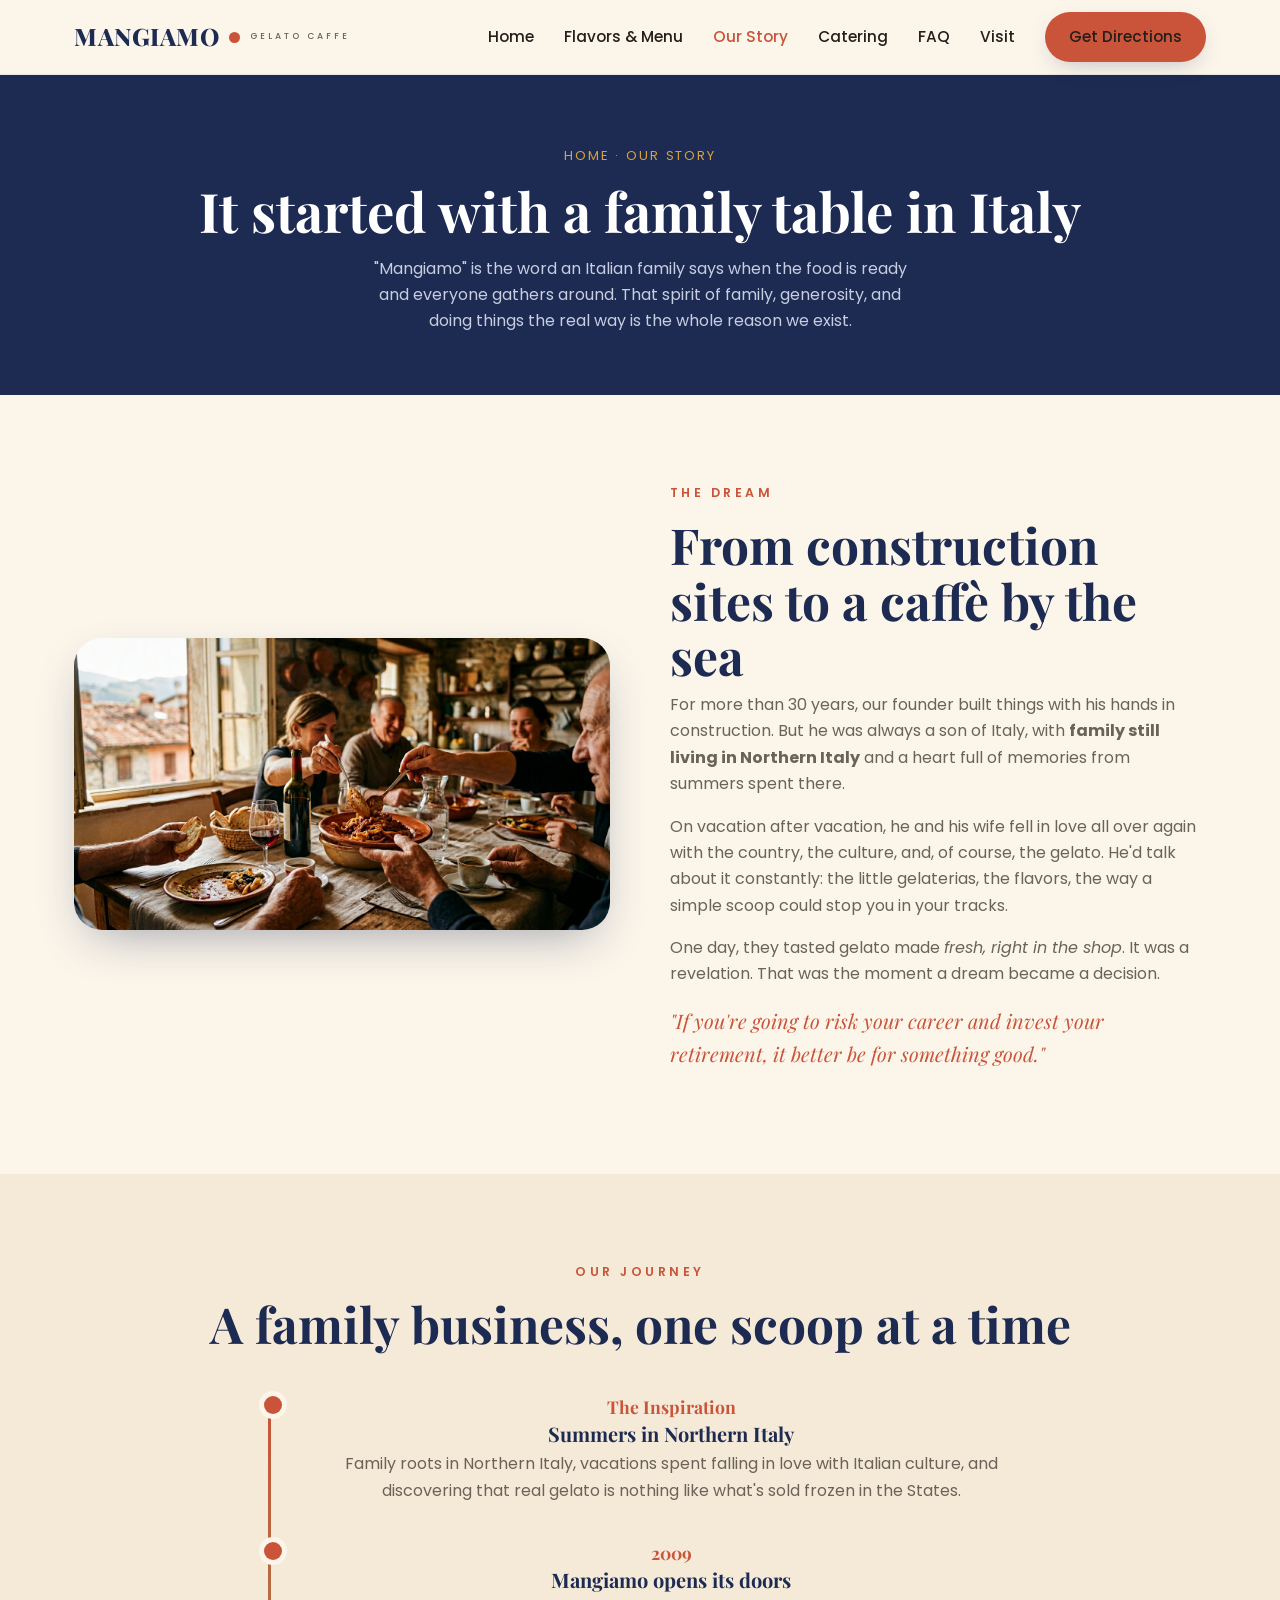
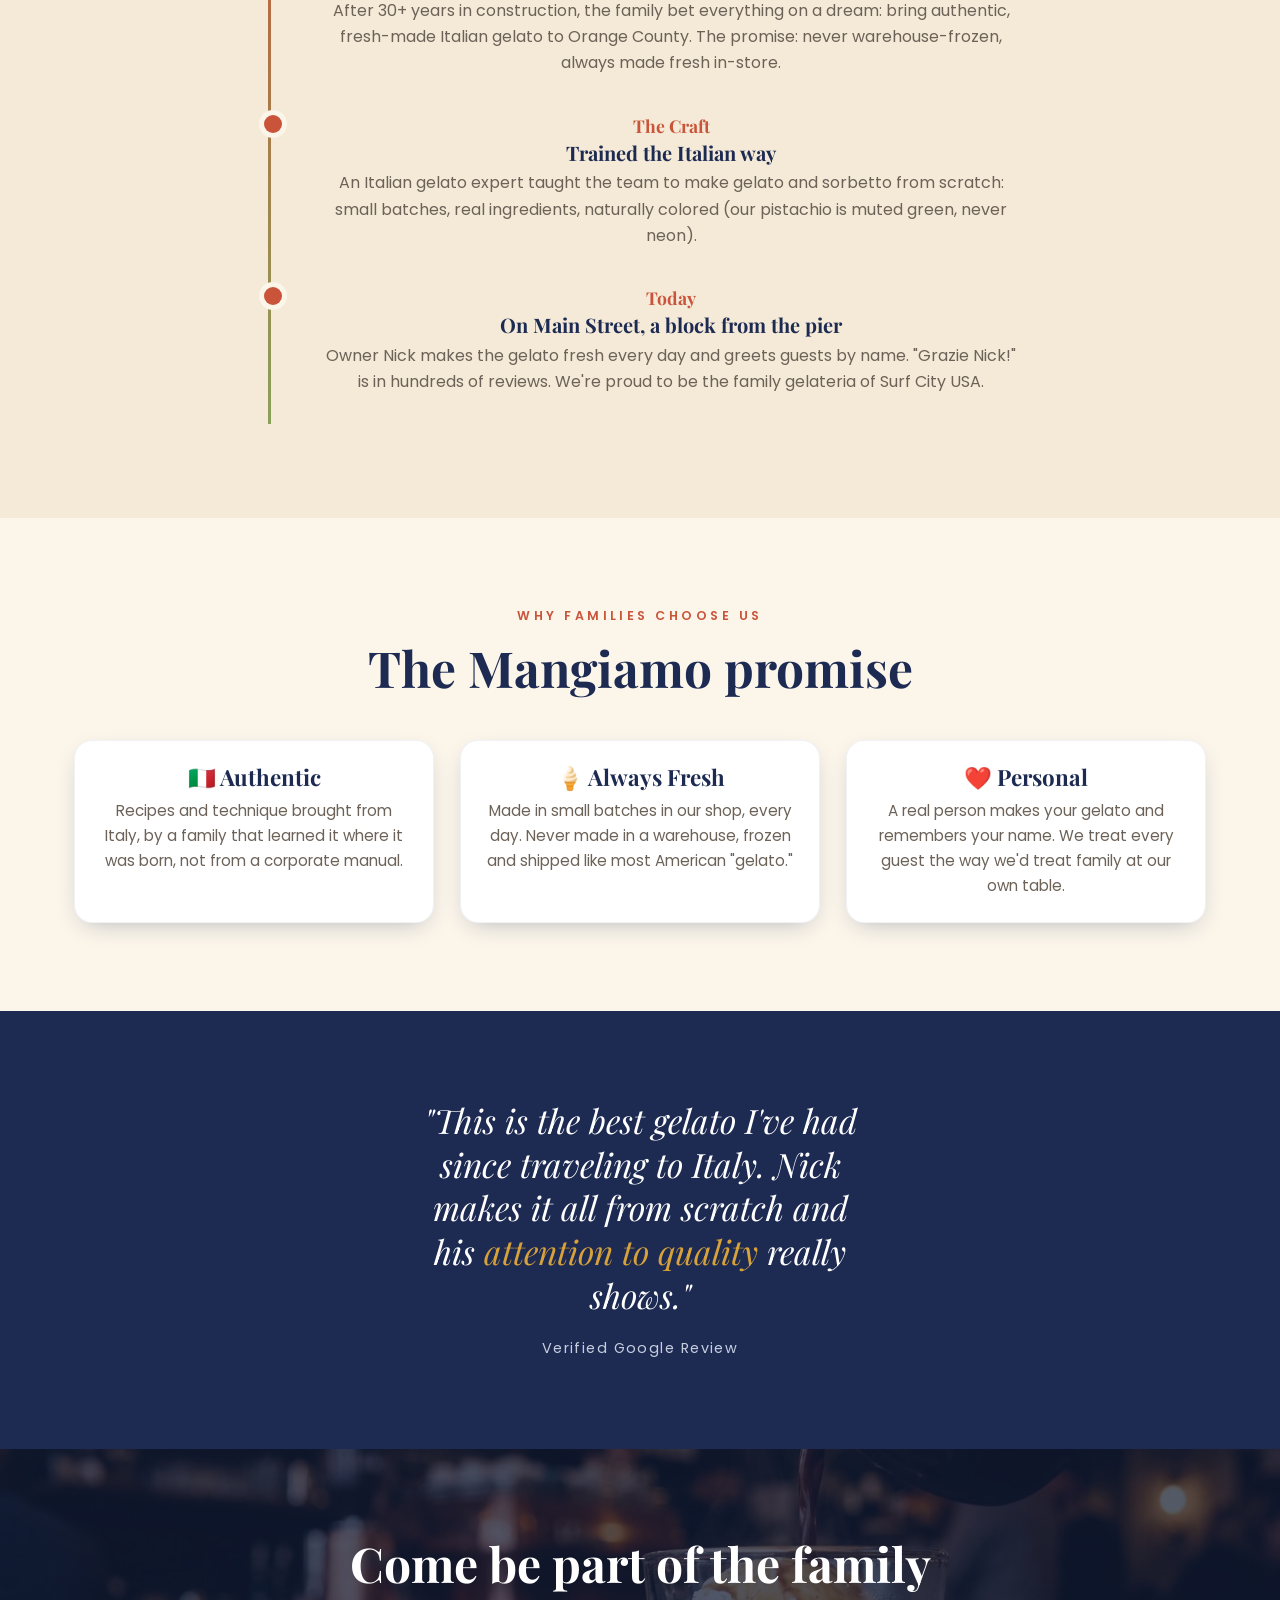
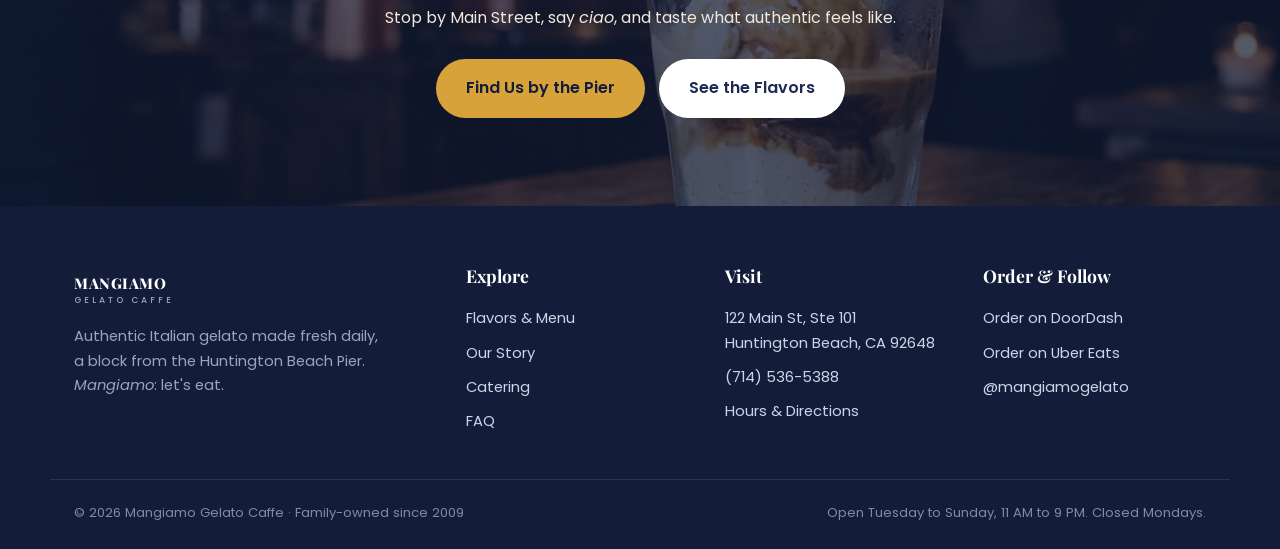
<file: story.html>
<!DOCTYPE html>
<html lang="en">
<head>
<meta charset="UTF-8">
<meta name="viewport" content="width=device-width, initial-scale=1.0">
<title>Our Story | Mangiamo Gelato Caffe, A Family From Northern Italy</title>
<link rel="icon" href="data:image/svg+xml,%3Csvg xmlns=%22http://www.w3.org/2000/svg%22 viewBox=%220 0 100 100%22%3E%3Ctext y=%22.9em%22 font-size=%2290%22%3E%F0%9F%8D%A6%3C/text%3E%3C/svg%3E">
<meta name="description" content="The Mangiamo family story: an Italian heritage, family in Northern Italy, and a dream to bring real fresh-made gelato to the Huntington Beach Pier. Family-owned since 2009.">
<link rel="preconnect" href="https://fonts.googleapis.com">
<link rel="preconnect" href="https://fonts.gstatic.com" crossorigin>
<link href="https://fonts.googleapis.com/css2?family=Playfair+Display:ital,wght@0,500;0,700;0,800;1,500;1,600&family=Poppins:wght@400;500;600&display=swap" rel="stylesheet">
<link rel="stylesheet" href="css/style.css">
</head>
<body>

<header class="nav">
  <div class="container nav__inner">
    <a href="index.html" class="brand">MANGIAMO<span class="dot"></span><small>Gelato Caffe</small></a>
    <nav class="nav__links">
      <a href="index.html">Home</a>
      <a href="flavors.html">Flavors &amp; Menu</a>
      <a href="story.html" class="active">Our Story</a>
      <a href="catering.html">Catering</a>
      <a href="faq.html">FAQ</a>
      <a href="visit.html">Visit</a>
      <a href="visit.html" class="btn btn--primary nav__cta">Get Directions</a>
    </nav>
    <button class="nav__toggle" aria-label="Menu"><span></span><span></span><span></span></button>
  </div>
</header>

<section class="pagehero">
  <div class="container">
    <div class="crumbs">Home · Our Story</div>
    <h1>It started with a family table in Italy</h1>
    <p>"Mangiamo" is the word an Italian family says when the food is ready and everyone gathers around. That spirit of family, generosity, and doing things the real way is the whole reason we exist.</p>
  </div>
</section>

<!-- ORIGIN -->
<section class="section">
  <div class="container split">
    <div class="split__media reveal"><img src="assets/family-italy.jpg" alt="A warm Northern Italian family table"></div>
    <div class="reveal">
      <span class="eyebrow">The Dream</span>
      <h2 class="title">From construction sites to a caffè by the sea</h2>
      <p>For more than 30 years, our founder built things with his hands in construction. But he was always a son of Italy, with <strong>family still living in Northern Italy</strong> and a heart full of memories from summers spent there.</p>
      <p>On vacation after vacation, he and his wife fell in love all over again with the country, the culture, and, of course, the gelato. He'd talk about it constantly: the little gelaterias, the flavors, the way a simple scoop could stop you in your tracks.</p>
      <p>One day, they tasted gelato made <em>fresh, right in the shop</em>. It was a revelation. That was the moment a dream became a decision.</p>
      <p class="signature">"If you're going to risk your career and invest your retirement, it better be for something good."</p>
    </div>
  </div>
</section>

<!-- TIMELINE -->
<section class="section bg-cream2">
  <div class="container center">
    <span class="eyebrow">Our Journey</span>
    <h2 class="title">A family business, one scoop at a time</h2>
    <div class="timeline">
      <div class="tl-item reveal">
        <div class="yr">The Inspiration</div>
        <h3>Summers in Northern Italy</h3>
        <p>Family roots in Northern Italy, vacations spent falling in love with Italian culture, and discovering that real gelato is nothing like what's sold frozen in the States.</p>
      </div>
      <div class="tl-item reveal">
        <div class="yr">2009</div>
        <h3>Mangiamo opens its doors</h3>
        <p>After 30+ years in construction, the family bet everything on a dream: bring authentic, fresh-made Italian gelato to Orange County. The promise: never warehouse-frozen, always made fresh in-store.</p>
      </div>
      <div class="tl-item reveal">
        <div class="yr">The Craft</div>
        <h3>Trained the Italian way</h3>
        <p>An Italian gelato expert taught the team to make gelato and sorbetto from scratch: small batches, real ingredients, naturally colored (our pistachio is muted green, never neon).</p>
      </div>
      <div class="tl-item reveal">
        <div class="yr">Today</div>
        <h3>On Main Street, a block from the pier</h3>
        <p>Owner Nick makes the gelato fresh every day and greets guests by name. "Grazie Nick!" is in hundreds of reviews. We're proud to be the family gelateria of Surf City USA.</p>
      </div>
    </div>
  </div>
</section>

<!-- THE PROMISE -->
<section class="section">
  <div class="container center">
    <span class="eyebrow">Why Families Choose Us</span>
    <h2 class="title">The Mangiamo promise</h2>
    <div class="grid-cards">
      <div class="card reveal"><div class="card__body">
        <h3>🇮🇹 Authentic</h3>
        <p>Recipes and technique brought from Italy, by a family that learned it where it was born, not from a corporate manual.</p>
      </div></div>
      <div class="card reveal"><div class="card__body">
        <h3>🍦 Always Fresh</h3>
        <p>Made in small batches in our shop, every day. Never made in a warehouse, frozen and shipped like most American "gelato."</p>
      </div></div>
      <div class="card reveal"><div class="card__body">
        <h3>❤️ Personal</h3>
        <p>A real person makes your gelato and remembers your name. We treat every guest the way we'd treat family at our own table.</p>
      </div></div>
    </div>
  </div>
</section>

<!-- BAND -->
<section class="section band">
  <div class="container">
    <p class="quote">"This is the best gelato I've had since traveling to Italy. Nick makes it all from scratch and his <span>attention to quality</span> really shows."</p>
    <cite>Verified Google Review</cite>
  </div>
</section>

<section class="section cta-banner">
  <div class="cta-banner__bg"><img src="assets/affogato.jpg" alt="Affogato"></div>
  <div class="container">
    <h2>Come be part of the family</h2>
    <p>Stop by Main Street, say <em>ciao</em>, and taste what authentic feels like.</p>
    <div class="hero__actions">
      <a href="visit.html" class="btn btn--gold">Find Us by the Pier</a>
      <a href="flavors.html" class="btn btn--light">See the Flavors</a>
    </div>
  </div>
</section>

<footer class="footer">
  <div class="container footer__grid">
    <div>
      <a href="index.html" class="brand">MANGIAMO<span class="dot"></span><small>Gelato Caffe</small></a>
      <p>Authentic Italian gelato made fresh daily, a block from the Huntington Beach Pier. <em>Mangiamo</em>: let's eat.</p>
    </div>
    <div><h4>Explore</h4>
      <a href="flavors.html">Flavors &amp; Menu</a><a href="story.html">Our Story</a>
      <a href="catering.html">Catering</a><a href="faq.html">FAQ</a></div>
    <div><h4>Visit</h4>
      <a href="https://maps.google.com/?q=Mangiamo+Gelato+Caffe+122+Main+St+Huntington+Beach">122 Main St, Ste 101<br>Huntington Beach, CA 92648</a>
      <a href="tel:+17145365388">(714) 536-5388</a><a href="visit.html">Hours &amp; Directions</a></div>
    <div><h4>Order &amp; Follow</h4>
      <a href="https://www.doordash.com/store/mangiamo-gelato-caffe-huntington-beach-37883809/" target="_blank" rel="noopener">Order on DoorDash</a>
      <a href="https://www.ubereats.com/" target="_blank" rel="noopener">Order on Uber Eats</a>
      <a href="https://instagram.com/mangiamogelato" target="_blank" rel="noopener">@mangiamogelato</a></div>
  </div>
  <div class="container footer__bottom">
    <span>© 2026 Mangiamo Gelato Caffe · Family-owned since 2009</span>
    <span>Open Tuesday to Sunday, 11 AM to 9 PM. Closed Mondays.</span>
  </div>
</footer>

<script src="js/main.js"></script>
</body>
</html>
</file>
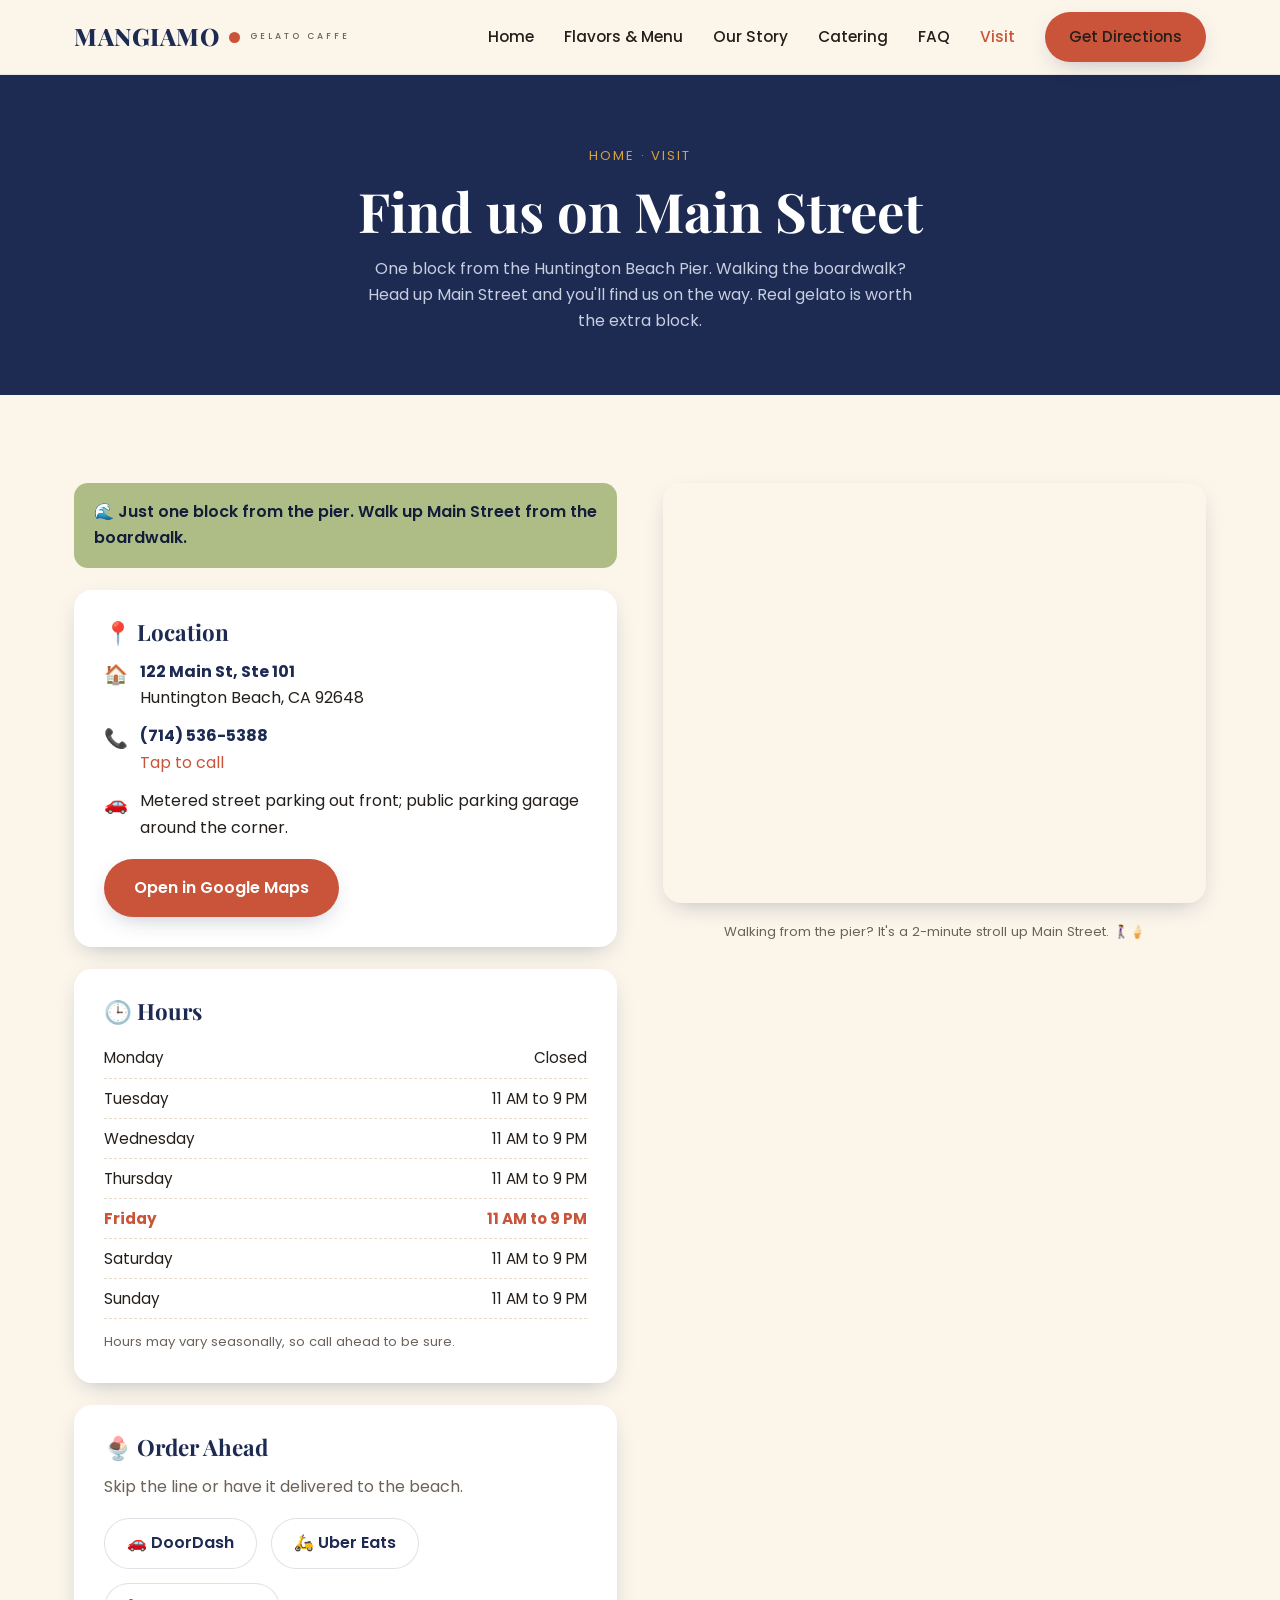
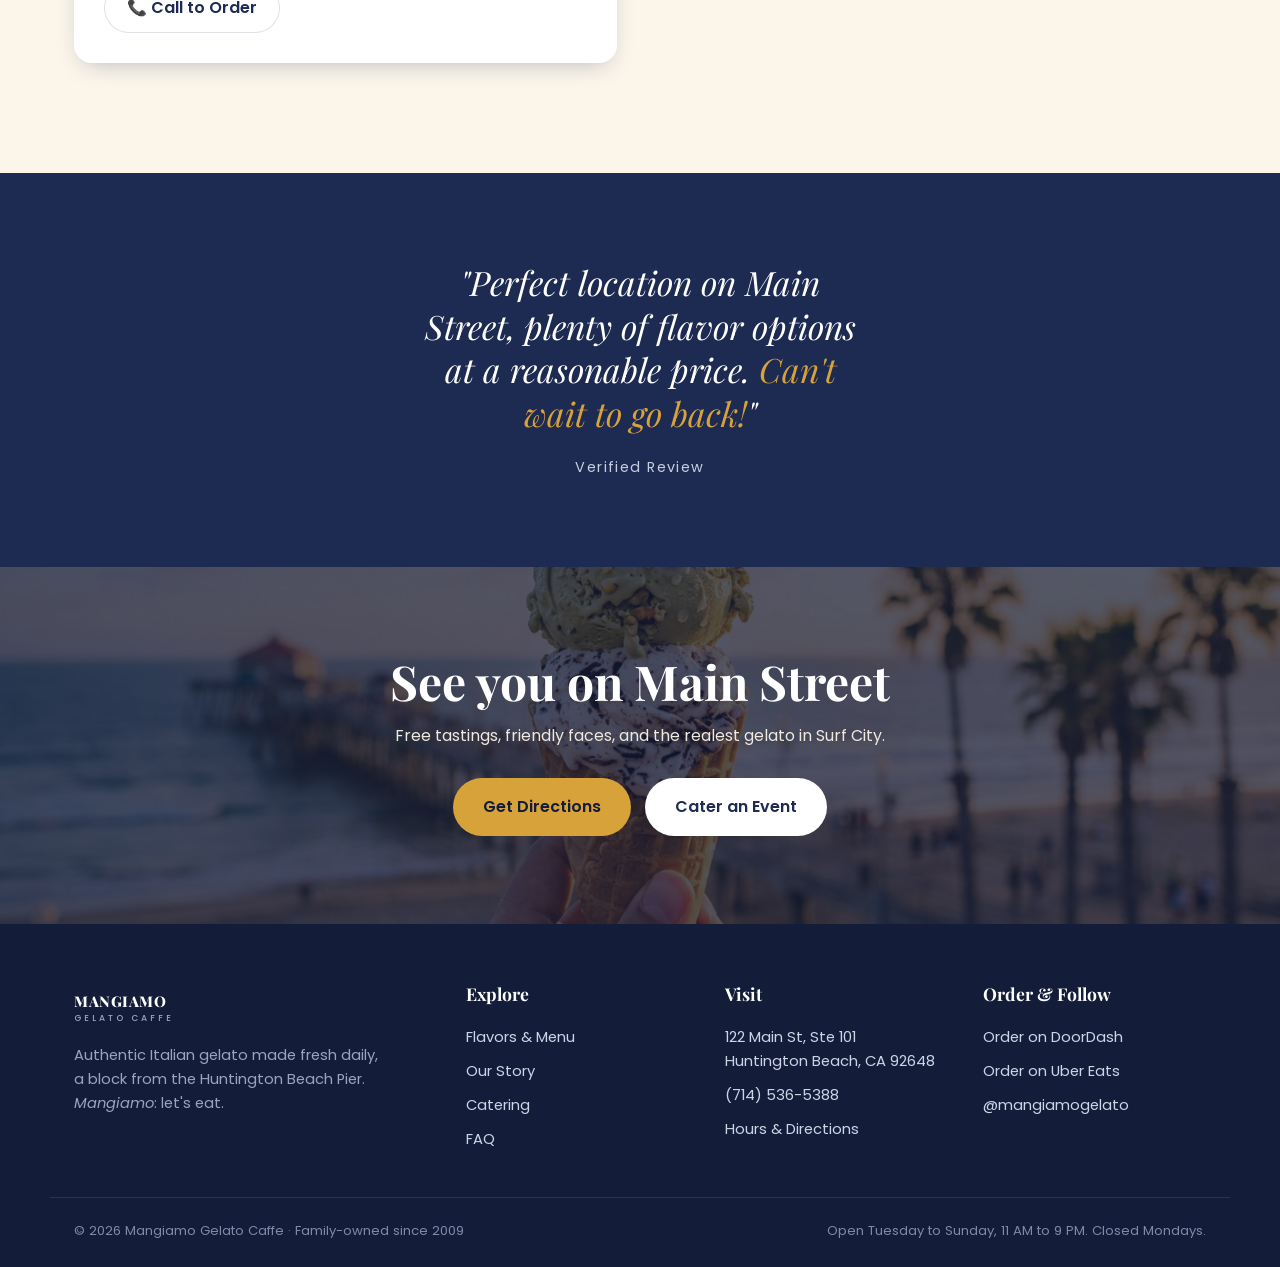
<file: visit.html>
<!DOCTYPE html>
<html lang="en">
<head>
<meta charset="UTF-8">
<meta name="viewport" content="width=device-width, initial-scale=1.0">
<title>Visit &amp; Directions | Mangiamo Gelato Caffe, A Block From the HB Pier</title>
<link rel="icon" href="data:image/svg+xml,%3Csvg xmlns=%22http://www.w3.org/2000/svg%22 viewBox=%220 0 100 100%22%3E%3Ctext y=%22.9em%22 font-size=%2290%22%3E%F0%9F%8D%A6%3C/text%3E%3C/svg%3E">
<meta name="description" content="Visit Mangiamo Gelato Caffe at 122 Main St, Huntington Beach, one block from the Huntington Beach Pier. Hours, parking, map, directions, phone & delivery ordering.">
<link rel="preconnect" href="https://fonts.googleapis.com">
<link rel="preconnect" href="https://fonts.gstatic.com" crossorigin>
<link href="https://fonts.googleapis.com/css2?family=Playfair+Display:ital,wght@0,500;0,700;0,800;1,500;1,600&family=Poppins:wght@400;500;600&display=swap" rel="stylesheet">
<link rel="stylesheet" href="css/style.css">
</head>
<body>

<header class="nav">
  <div class="container nav__inner">
    <a href="index.html" class="brand">MANGIAMO<span class="dot"></span><small>Gelato Caffe</small></a>
    <nav class="nav__links">
      <a href="index.html">Home</a>
      <a href="flavors.html">Flavors &amp; Menu</a>
      <a href="story.html">Our Story</a>
      <a href="catering.html">Catering</a>
      <a href="faq.html">FAQ</a>
      <a href="visit.html" class="active">Visit</a>
      <a href="https://maps.google.com/?q=Mangiamo+Gelato+Caffe+122+Main+St+Huntington+Beach" target="_blank" rel="noopener" class="btn btn--primary nav__cta">Get Directions</a>
    </nav>
    <button class="nav__toggle" aria-label="Menu"><span></span><span></span><span></span></button>
  </div>
</header>

<section class="pagehero">
  <div class="container">
    <div class="crumbs">Home · Visit</div>
    <h1>Find us on Main Street</h1>
    <p>One block from the Huntington Beach Pier. Walking the boardwalk? Head up Main Street and you'll find us on the way. Real gelato is worth the extra block.</p>
  </div>
</section>

<section class="section">
  <div class="container visit-grid">
    <!-- LEFT: info -->
    <div>
      <div class="pier-note reveal">🌊 Just one block from the pier. Walk up Main Street from the boardwalk.</div>

      <div class="info-card reveal">
        <h3>📍 Location</h3>
        <div class="info-row"><span class="ico">🏠</span><div><b>122 Main St, Ste 101</b><br>Huntington Beach, CA 92648</div></div>
        <div class="info-row"><span class="ico">📞</span><div><b>(714) 536-5388</b><br><a href="tel:+17145365388" style="color:var(--terracotta)">Tap to call</a></div></div>
        <div class="info-row"><span class="ico">🚗</span><div>Metered street parking out front; public parking garage around the corner.</div></div>
        <div style="margin-top:18px">
          <a href="https://maps.google.com/?q=Mangiamo+Gelato+Caffe+122+Main+St+Huntington+Beach" target="_blank" rel="noopener" class="btn btn--primary">Open in Google Maps</a>
        </div>
      </div>

      <div class="info-card reveal">
        <h3>🕒 Hours</h3>
        <ul class="hours-list">
          <li data-day="1"><span>Monday</span><span>Closed</span></li>
          <li data-day="2"><span>Tuesday</span><span>11 AM to 9 PM</span></li>
          <li data-day="3"><span>Wednesday</span><span>11 AM to 9 PM</span></li>
          <li data-day="4"><span>Thursday</span><span>11 AM to 9 PM</span></li>
          <li data-day="5"><span>Friday</span><span>11 AM to 9 PM</span></li>
          <li data-day="6"><span>Saturday</span><span>11 AM to 9 PM</span></li>
          <li data-day="0"><span>Sunday</span><span>11 AM to 9 PM</span></li>
        </ul>
        <p style="font-size:.82rem;color:var(--muted);margin-top:12px">Hours may vary seasonally, so call ahead to be sure.</p>
      </div>

      <div class="info-card reveal">
        <h3>🍨 Order Ahead</h3>
        <p style="color:var(--muted)">Skip the line or have it delivered to the beach.</p>
        <div class="delivery-row">
          <a class="delivery-btn" href="https://www.doordash.com/store/mangiamo-gelato-caffe-huntington-beach-37883809/" target="_blank" rel="noopener">🚗 DoorDash</a>
          <a class="delivery-btn" href="https://www.ubereats.com/" target="_blank" rel="noopener">🛵 Uber Eats</a>
          <a class="delivery-btn" href="tel:+17145365388">📞 Call to Order</a>
        </div>
      </div>
    </div>

    <!-- RIGHT: map -->
    <div class="reveal">
      <iframe class="mapframe" title="Map to Mangiamo Gelato Caffe"
        src="https://www.google.com/maps?q=122+Main+St,+Huntington+Beach,+CA+92648&output=embed"
        loading="lazy" referrerpolicy="no-referrer-when-downgrade"></iframe>
      <p style="font-size:.82rem;color:var(--muted);margin-top:10px;text-align:center">
        Walking from the pier? It's a 2-minute stroll up Main Street. 🚶‍♀️🍦</p>
    </div>
  </div>
</section>

<section class="section band">
  <div class="container">
    <p class="quote">"Perfect location on Main Street, plenty of flavor options at a reasonable price. <span>Can't wait to go back!</span>"</p>
    <cite>Verified Review</cite>
  </div>
</section>

<section class="section cta-banner">
  <div class="cta-banner__bg"><img src="assets/hero-gelato.jpg" alt="Gelato by the pier"></div>
  <div class="container">
    <h2>See you on Main Street</h2>
    <p>Free tastings, friendly faces, and the realest gelato in Surf City.</p>
    <div class="hero__actions">
      <a href="https://maps.google.com/?q=Mangiamo+Gelato+Caffe+122+Main+St+Huntington+Beach" target="_blank" rel="noopener" class="btn btn--gold">Get Directions</a>
      <a href="catering.html" class="btn btn--light">Cater an Event</a>
    </div>
  </div>
</section>

<footer class="footer">
  <div class="container footer__grid">
    <div>
      <a href="index.html" class="brand">MANGIAMO<span class="dot"></span><small>Gelato Caffe</small></a>
      <p>Authentic Italian gelato made fresh daily, a block from the Huntington Beach Pier. <em>Mangiamo</em>: let's eat.</p>
    </div>
    <div><h4>Explore</h4>
      <a href="flavors.html">Flavors &amp; Menu</a><a href="story.html">Our Story</a>
      <a href="catering.html">Catering</a><a href="faq.html">FAQ</a></div>
    <div><h4>Visit</h4>
      <a href="https://maps.google.com/?q=Mangiamo+Gelato+Caffe+122+Main+St+Huntington+Beach">122 Main St, Ste 101<br>Huntington Beach, CA 92648</a>
      <a href="tel:+17145365388">(714) 536-5388</a><a href="visit.html">Hours &amp; Directions</a></div>
    <div><h4>Order &amp; Follow</h4>
      <a href="https://www.doordash.com/store/mangiamo-gelato-caffe-huntington-beach-37883809/" target="_blank" rel="noopener">Order on DoorDash</a>
      <a href="https://www.ubereats.com/" target="_blank" rel="noopener">Order on Uber Eats</a>
      <a href="https://instagram.com/mangiamogelato" target="_blank" rel="noopener">@mangiamogelato</a></div>
  </div>
  <div class="container footer__bottom">
    <span>© 2026 Mangiamo Gelato Caffe · Family-owned since 2009</span>
    <span>Open Tuesday to Sunday, 11 AM to 9 PM. Closed Mondays.</span>
  </div>
</footer>

<script src="js/main.js"></script>
</body>
</html>
</file>
<file: css/style.css>
/* ===================================================================
   MANGIAMO GELATO CAFFE — Design System
   Hivemind Brand Eng. · "Authentic Italian gelato, made fresh daily,
   a block from the pier."
   =================================================================== */

:root{
  /* Brand palette */
  --navy:#1d2a52;          /* from the storefront wordmark */
  --navy-deep:#131d3a;
  --terracotta:#c9543a;    /* warm Italian terracotta */
  --terracotta-dark:#a83f2a;
  --pistachio:#8aa05a;
  --pistachio-soft:#aebd86;
  --cream:#fbf5ea;
  --cream-2:#f4ead7;
  --gold:#d8a23a;
  --ink:#241f1b;
  --muted:#6c6258;
  --white:#ffffff;
  --shadow:0 18px 50px -18px rgba(29,42,82,.45);
  --shadow-sm:0 8px 24px -10px rgba(29,42,82,.35);
  --radius:18px;
  --radius-lg:28px;
  --maxw:1180px;
  --serif:"Playfair Display", Georgia, "Times New Roman", serif;
  --sans:"Poppins", "Segoe UI", system-ui, -apple-system, sans-serif;
}

*{box-sizing:border-box;margin:0;padding:0}
html{scroll-behavior:smooth}
body{
  font-family:var(--sans);
  color:var(--ink);
  background:var(--cream);
  line-height:1.65;
  -webkit-font-smoothing:antialiased;
  overflow-x:hidden;
}
img{max-width:100%;display:block}
a{color:inherit;text-decoration:none}
h1,h2,h3,h4{font-family:var(--serif);line-height:1.12;color:var(--navy);font-weight:700}
.serif{font-family:var(--serif)}

/* layout helpers */
.container{width:100%;max-width:var(--maxw);margin:0 auto;padding:0 24px}
.section{padding:88px 0}
.section--tight{padding:56px 0}
.center{text-align:center}
.eyebrow{
  font-size:.78rem;letter-spacing:.28em;text-transform:uppercase;
  font-weight:600;color:var(--terracotta);margin-bottom:14px;display:block;
}
.lead{font-size:1.15rem;color:var(--muted);max-width:60ch}
.center .lead{margin-left:auto;margin-right:auto}
h2.title{font-size:clamp(2rem,4.4vw,3.1rem);margin-bottom:8px}
h3{font-size:1.4rem}

/* buttons */
.btn{
  display:inline-flex;align-items:center;gap:.5em;
  padding:14px 28px;border-radius:50px;font-weight:600;font-size:1rem;
  cursor:pointer;border:2px solid transparent;transition:.25s ease;
  font-family:var(--sans);
}
.btn--primary{background:var(--terracotta);color:#fff;box-shadow:var(--shadow-sm)}
.btn--primary:hover{background:var(--terracotta-dark);transform:translateY(-2px)}
.btn--navy{background:var(--navy);color:#fff}
.btn--navy:hover{background:var(--navy-deep);transform:translateY(-2px)}
.btn--ghost{background:transparent;color:var(--navy);border-color:var(--navy)}
.btn--ghost:hover{background:var(--navy);color:#fff}
.btn--light{background:#fff;color:var(--navy)}
.btn--light:hover{transform:translateY(-2px);box-shadow:var(--shadow-sm)}
.btn--gold{background:var(--gold);color:var(--navy-deep)}
.btn--gold:hover{filter:brightness(1.05);transform:translateY(-2px)}

/* ===== NAV ===== */
.nav{
  position:sticky;top:0;z-index:50;
  background:rgba(251,245,234,.92);backdrop-filter:blur(10px);
  border-bottom:1px solid rgba(29,42,82,.08);
}
.nav__inner{display:flex;align-items:center;justify-content:space-between;height:74px}
.brand{display:flex;align-items:center;gap:10px;font-family:var(--serif);font-weight:800;
  font-size:1.5rem;color:var(--navy);letter-spacing:.5px}
.brand .dot{width:11px;height:11px;border-radius:50%;background:var(--terracotta)}
.brand small{display:block;font-family:var(--sans);font-weight:500;font-size:.55rem;
  letter-spacing:.34em;color:var(--muted);text-transform:uppercase;margin-top:-2px}
.nav__links{display:flex;align-items:center;gap:30px}
.nav__links a{font-weight:500;font-size:.96rem;color:var(--ink);transition:color .2s}
.nav__links a:hover,.nav__links a.active{color:var(--terracotta)}
.nav__cta{padding:10px 22px;font-size:.9rem}
.nav__toggle{display:none;background:none;border:0;cursor:pointer;flex-direction:column;gap:5px}
.nav__toggle span{width:26px;height:2.5px;background:var(--navy);border-radius:2px;transition:.3s}

/* ===== HERO ===== */
.hero{
  position:relative;min-height:92vh;display:flex;align-items:center;
  color:#fff;overflow:hidden;
}
.hero__bg{position:absolute;inset:0;z-index:-2}
.hero__bg img{width:100%;height:100%;object-fit:cover}
.hero__bg::after{content:"";position:absolute;inset:0;
  background:linear-gradient(100deg,rgba(19,29,58,.82) 0%,rgba(19,29,58,.45) 45%,rgba(19,29,58,.12) 100%)}
.hero__content{max-width:640px;padding:40px 0}
.hero .eyebrow{color:var(--gold)}
.hero h1{color:#fff;font-size:clamp(2.6rem,6vw,4.6rem);line-height:1.04;text-shadow:0 4px 30px rgba(0,0,0,.3)}
.hero h1 em{font-style:italic;color:var(--gold)}
.hero p{font-size:1.2rem;margin:22px 0 32px;max-width:50ch;color:#f3ede2}
.hero__actions{display:flex;gap:14px;flex-wrap:wrap}
.hero__badge{position:absolute;right:36px;bottom:36px;z-index:3;
  background:rgba(251,245,234,.95);color:var(--navy);border-radius:50%;
  width:128px;height:128px;display:grid;place-items:center;text-align:center;
  font-family:var(--serif);font-weight:700;line-height:1.1;padding:14px;
  box-shadow:var(--shadow);transform:rotate(-8deg)}
.hero__badge b{display:block;font-size:1.8rem;color:var(--terracotta)}
.hero__badge span{font-size:.62rem;letter-spacing:.18em;text-transform:uppercase;
  font-family:var(--sans);color:var(--muted);font-weight:600}

/* ===== STRIP / value props ===== */
.valuestrip{background:var(--navy);color:#fff}
.valuestrip .container{display:grid;grid-template-columns:repeat(4,1fr);gap:20px;
  padding-top:38px;padding-bottom:38px}
.vp{text-align:center;padding:8px}
.vp .ico{font-size:1.8rem;display:block;margin-bottom:8px}
.vp b{display:block;font-family:var(--serif);font-size:1.05rem;margin-bottom:2px}
.vp span{font-size:.86rem;color:#c7cee0}

/* ===== generic two-col ===== */
.split{display:grid;grid-template-columns:1fr 1fr;gap:60px;align-items:center}
.split img{border-radius:var(--radius-lg);box-shadow:var(--shadow)}
.split__media{position:relative}
.split p{margin-bottom:16px;color:var(--muted)}
.split .signature{font-family:var(--serif);font-style:italic;color:var(--terracotta);font-size:1.25rem;margin-top:10px}

/* ===== flavors / cards ===== */
.bg-cream2{background:var(--cream-2)}
.grid-cards{display:grid;grid-template-columns:repeat(3,1fr);gap:26px;margin-top:44px}
.card{background:#fff;border-radius:var(--radius);overflow:hidden;box-shadow:var(--shadow-sm);
  transition:.3s;border:1px solid rgba(29,42,82,.06)}
.card:hover{transform:translateY(-6px);box-shadow:var(--shadow)}
.card__body{padding:24px}
.card h3{margin-bottom:8px}
.card p{color:var(--muted);font-size:.95rem}
.card .pill{display:inline-block;font-size:.72rem;letter-spacing:.12em;text-transform:uppercase;
  font-weight:600;color:var(--terracotta);background:#fbe9e4;padding:5px 12px;border-radius:50px;margin-bottom:12px}

/* flavor chips */
.flavorgrid{display:grid;grid-template-columns:repeat(auto-fill,minmax(190px,1fr));gap:14px;margin-top:36px}
.flavor{display:flex;align-items:center;gap:12px;background:#fff;border-radius:14px;padding:14px 16px;
  box-shadow:var(--shadow-sm);border-left:5px solid var(--pistachio);transition:.2s}
.flavor:hover{transform:translateX(4px)}
.flavor .swatch{width:30px;height:30px;border-radius:50%;flex:0 0 auto;box-shadow:inset 0 0 0 2px rgba(255,255,255,.5)}
.flavor b{font-size:.98rem;color:var(--navy)}
.flavor small{display:block;color:var(--muted);font-size:.78rem}
.tagrow{display:flex;gap:10px;flex-wrap:wrap;justify-content:center;margin-top:28px}
.tag{background:#fff;border:1px solid rgba(29,42,82,.12);border-radius:50px;padding:8px 18px;
  font-size:.85rem;font-weight:500;color:var(--navy)}

/* ===== quote / story band ===== */
.band{background:var(--navy);color:#fff;text-align:center}
.band h2{color:#fff}
.band .quote{font-family:var(--serif);font-style:italic;font-size:clamp(1.4rem,3vw,2.1rem);
  max-width:24ch;margin:0 auto;line-height:1.3}
.band .quote span{color:var(--gold)}
.band cite{display:block;margin-top:20px;font-style:normal;color:#c7cee0;letter-spacing:.1em;font-size:.9rem}

/* ===== reviews ===== */
.reviews{display:grid;grid-template-columns:repeat(3,1fr);gap:24px;margin-top:42px}
.review{background:#fff;border-radius:var(--radius);padding:28px;box-shadow:var(--shadow-sm)}
.review .stars{color:var(--gold);letter-spacing:2px;margin-bottom:12px}
.review p{font-style:italic;color:var(--ink);margin-bottom:14px}
.review b{color:var(--navy)}
.rating-summary{display:flex;gap:36px;justify-content:center;flex-wrap:wrap;margin-top:30px}
.rating-summary div{text-align:center}
.rating-summary b{font-family:var(--serif);font-size:2.2rem;color:var(--terracotta);display:block}
.rating-summary span{font-size:.85rem;color:var(--muted)}

/* ===== CTA banner ===== */
.cta-banner{position:relative;color:#fff;text-align:center;overflow:hidden}
.cta-banner__bg{position:absolute;inset:0;z-index:-2}
.cta-banner__bg img{width:100%;height:100%;object-fit:cover}
.cta-banner__bg::after{content:"";position:absolute;inset:0;background:rgba(19,29,58,.72)}
.cta-banner h2{color:#fff;font-size:clamp(2rem,4vw,3rem)}
.cta-banner p{color:#f0e9dd;max-width:52ch;margin:14px auto 28px}
.cta-banner .hero__actions{justify-content:center}

/* ===== page hero (subpages) ===== */
.pagehero{background:var(--navy);color:#fff;padding:70px 0 60px;text-align:center;position:relative}
.pagehero h1{color:#fff;font-size:clamp(2.2rem,5vw,3.4rem)}
.pagehero p{color:#c7cee0;max-width:56ch;margin:14px auto 0}
.crumbs{font-size:.82rem;color:var(--gold);letter-spacing:.14em;text-transform:uppercase;margin-bottom:14px}

/* ===== story timeline ===== */
.timeline{max-width:760px;margin:40px auto 0;position:relative;padding-left:34px}
.timeline::before{content:"";position:absolute;left:8px;top:6px;bottom:6px;width:3px;
  background:linear-gradient(var(--terracotta),var(--pistachio))}
.tl-item{position:relative;padding:0 0 34px 28px}
.tl-item::before{content:"";position:absolute;left:-30px;top:4px;width:18px;height:18px;border-radius:50%;
  background:var(--terracotta);box-shadow:0 0 0 5px var(--cream)}
.tl-item .yr{font-family:var(--serif);font-weight:700;color:var(--terracotta);font-size:1.1rem}
.tl-item h3{margin:2px 0 6px;font-size:1.25rem}
.tl-item p{color:var(--muted)}

/* ===== catering form ===== */
.form-wrap{background:#fff;border-radius:var(--radius-lg);box-shadow:var(--shadow);padding:40px;max-width:720px;margin:0 auto}
.form-grid{display:grid;grid-template-columns:1fr 1fr;gap:18px}
.field{display:flex;flex-direction:column;gap:6px}
.field.full{grid-column:1/-1}
.field label{font-size:.85rem;font-weight:600;color:var(--navy)}
.field input,.field select,.field textarea{
  font-family:var(--sans);font-size:1rem;padding:12px 14px;border:1.5px solid #e2d8c6;
  border-radius:12px;background:var(--cream);transition:.2s}
.field input:focus,.field select:focus,.field textarea:focus{outline:none;border-color:var(--terracotta);background:#fff}
.field textarea{resize:vertical;min-height:110px}
.form-note{font-size:.82rem;color:var(--muted);margin-top:14px;text-align:center}
.form-success{display:none;background:#eaf3e3;border:1.5px solid var(--pistachio);color:#3f5524;
  border-radius:14px;padding:18px;margin-top:18px;text-align:center;font-weight:500}

/* package cards */
.packages{display:grid;grid-template-columns:repeat(3,1fr);gap:24px;margin-top:42px}
.pkg{background:#fff;border-radius:var(--radius);padding:30px;box-shadow:var(--shadow-sm);text-align:center;
  border:2px solid transparent;transition:.3s}
.pkg.feature{border-color:var(--terracotta);transform:scale(1.03)}
.pkg .pkg__tag{font-size:.72rem;letter-spacing:.14em;text-transform:uppercase;color:var(--terracotta);font-weight:700}
.pkg h3{font-size:1.5rem;margin:8px 0}
.pkg ul{list-style:none;text-align:left;margin:18px 0;display:flex;flex-direction:column;gap:10px}
.pkg li{font-size:.93rem;color:var(--muted);padding-left:26px;position:relative}
.pkg li::before{content:"🍨";position:absolute;left:0}

/* ===== FAQ ===== */
.faq{max-width:820px;margin:36px auto 0}
.faq details{background:#fff;border-radius:14px;margin-bottom:14px;box-shadow:var(--shadow-sm);overflow:hidden}
.faq summary{cursor:pointer;padding:20px 24px;font-weight:600;color:var(--navy);font-size:1.05rem;
  list-style:none;display:flex;justify-content:space-between;align-items:center}
.faq summary::-webkit-details-marker{display:none}
.faq summary::after{content:"+";font-size:1.6rem;color:var(--terracotta);font-weight:400;transition:.2s}
.faq details[open] summary::after{transform:rotate(45deg)}
.faq .faq__body{padding:0 24px 22px;color:var(--muted)}

/* ===== visit / contact ===== */
.visit-grid{display:grid;grid-template-columns:1fr 1fr;gap:46px;align-items:start}
.info-card{background:#fff;border-radius:var(--radius);padding:30px;box-shadow:var(--shadow-sm);margin-bottom:22px}
.info-card h3{margin-bottom:14px}
.info-row{display:flex;gap:12px;margin-bottom:12px;align-items:flex-start}
.info-row .ico{font-size:1.2rem;flex:0 0 auto}
.info-row b{color:var(--navy)}
.hours-list{list-style:none}
.hours-list li{display:flex;justify-content:space-between;padding:7px 0;border-bottom:1px dashed #e6dcc9;font-size:.95rem}
.hours-list li.today{font-weight:700;color:var(--terracotta)}
.mapframe{width:100%;height:100%;min-height:420px;border:0;border-radius:var(--radius);box-shadow:var(--shadow-sm)}
.pier-note{background:var(--pistachio-soft);color:var(--navy-deep);border-radius:14px;padding:16px 20px;
  font-weight:600;display:flex;gap:10px;align-items:center;margin-bottom:22px}

/* delivery buttons */
.delivery-row{display:flex;gap:14px;flex-wrap:wrap;margin-top:18px}
.delivery-btn{display:flex;align-items:center;gap:8px;background:#fff;border:1.5px solid rgba(29,42,82,.14);
  border-radius:50px;padding:11px 22px;font-weight:600;color:var(--navy);transition:.2s}
.delivery-btn:hover{border-color:var(--terracotta);color:var(--terracotta);transform:translateY(-2px)}

/* ===== footer ===== */
.footer{background:var(--navy-deep);color:#cdd4e6;padding:60px 0 26px}
.footer__grid{display:grid;grid-template-columns:1.6fr 1fr 1fr 1fr;gap:36px}
.footer h4{color:#fff;font-family:var(--serif);margin-bottom:16px;font-size:1.1rem}
.footer a{display:block;padding:5px 0;color:#cdd4e6;font-size:.92rem;transition:.2s}
.footer a:hover{color:var(--gold)}
.footer .brand{color:#fff}
.footer .brand small{color:#9aa4c0}
.footer p{font-size:.92rem;color:#9aa4c0;margin-top:12px;max-width:34ch}
.footer__bottom{border-top:1px solid rgba(255,255,255,.1);margin-top:40px;padding-top:22px;
  display:flex;justify-content:space-between;flex-wrap:wrap;gap:10px;font-size:.82rem;color:#8089a8}

/* reveal animation */
.reveal{opacity:0;transform:translateY(28px);transition:opacity .7s ease,transform .7s ease}
.reveal.in{opacity:1;transform:none}

/* ===== responsive ===== */
@media(max-width:920px){
  .split,.visit-grid{grid-template-columns:1fr;gap:34px}
  .grid-cards,.reviews,.packages{grid-template-columns:1fr 1fr}
  .footer__grid{grid-template-columns:1fr 1fr}
  .valuestrip .container{grid-template-columns:1fr 1fr}
}
@media(max-width:680px){
  .nav__links{position:fixed;inset:74px 0 auto 0;background:var(--cream);flex-direction:column;
    padding:24px;gap:18px;border-bottom:1px solid rgba(0,0,0,.08);transform:translateY(-130%);
    transition:transform .3s ease;box-shadow:var(--shadow)}
  .nav__links.open{transform:none}
  .nav__toggle{display:flex}
  .grid-cards,.reviews,.packages,.form-grid{grid-template-columns:1fr}
  .pkg.feature{transform:none}
  .hero__badge{width:104px;height:104px;right:18px;bottom:18px}
  .section{padding:60px 0}
  .hero__actions .btn{flex:1 1 auto;justify-content:center}
}
</file>
